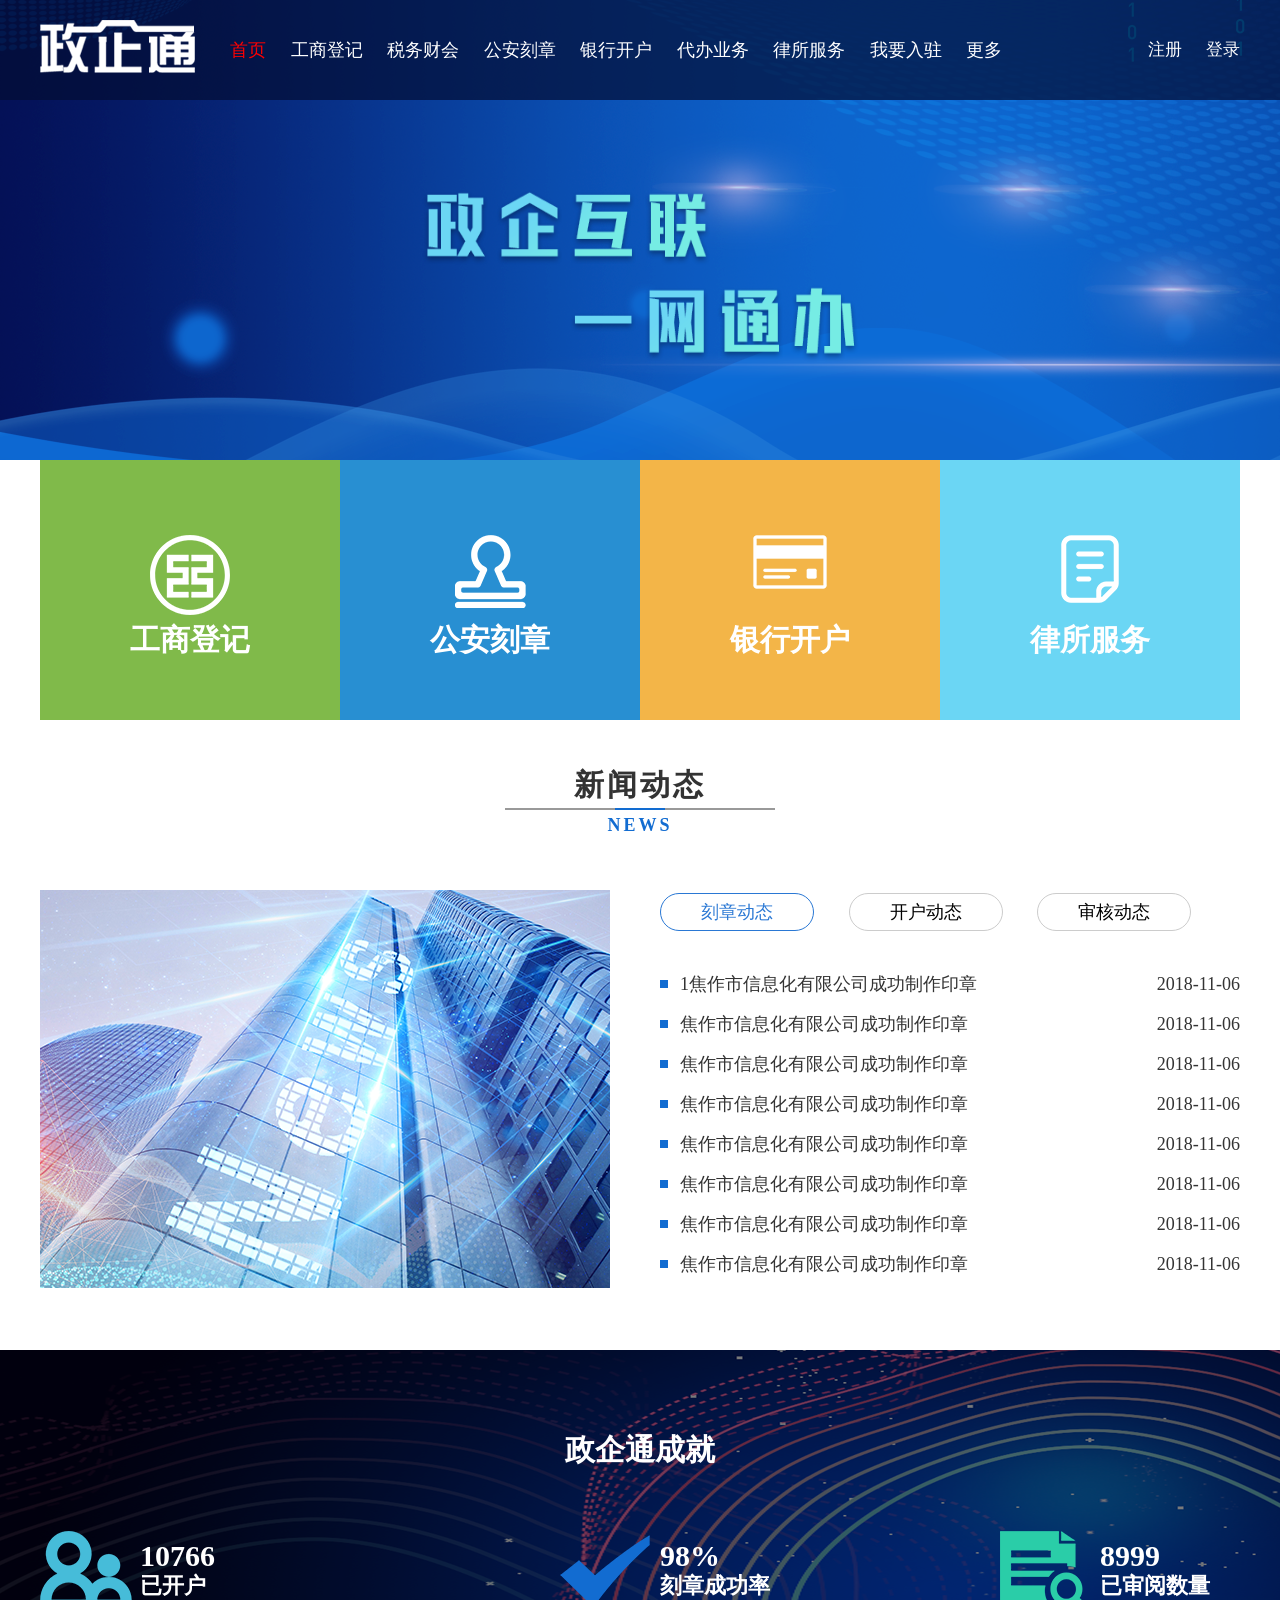
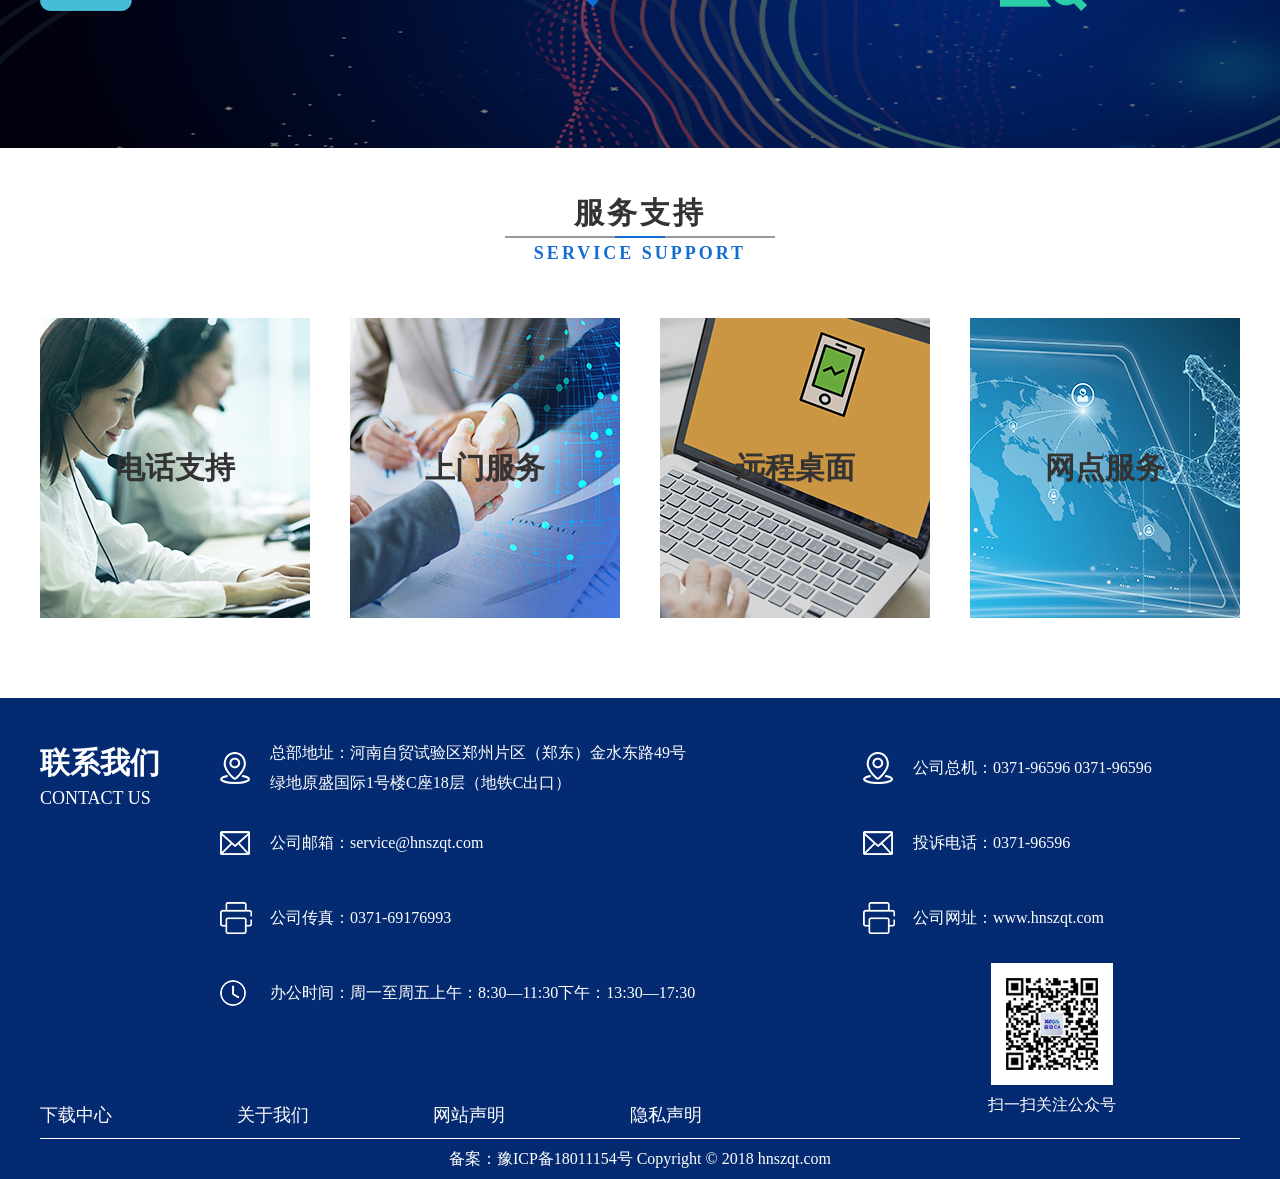
<file: index.html>
<!DOCTYPE html>
<html lang="en">
<head>
    <meta charset="UTF-8">
    <meta name="viewport" content="width=device-width, initial-scale=1.0">
    <meta http-equiv="X-UA-Compatible" content="ie=edge">
    <title>政企通服务平台</title>
    <!-- Demo styles -->
    <link rel="stylesheet" href="css/index_text.css">
    <link rel="stylesheet" href="css/headBottom.css">
    <script src="js/jquery-1.8.0.min.js"></script>
    <!--[if IE]>
        <script src="js/html5shiv.min.js"></script>
    <![endif]-->
    <!--[if lte IE 9]>  
     <script src="js/jquery.placeholder.js"></script>  
     <script>  
        $(function(){  
            $('input[placeholder]').placeholder();  
        });  
     </script>  
    <![endif]--> 
</head>
<body>  
    <div id="box">
        <nav>
            <div class="nav_top">
                <div class="logo">
                    <a href="html/index.html"></a>
                </div>
                <ul class="nav_title">
                    <li class="choiseTit"><a href="html/index.html">首页</a></li>
                    <li><a href="html/business.html">工商登记</a></li>
                    <li><a href="html/tax.html">税务财会</a></li>
                    <li><a href="html/engravedChapter.html">公安刻章</a></li>
                    <li><a href="html/BankAccount.html">银行开户</a></li>
                    <li><a href="html/agencyService.html">代办业务</a></li>
                    <li><a href="html/lawyersAffairs.html">律所服务</a></li>
                    <li><a href="html/admission.html">我要入驻</a></li>
                    <li><a href="html/more.html">更多</a></li>
                </ul>
                <div class="signIn">
                    <span>注册</span>
                    <span id="aaa">登录</span>
                </div>
            </div>
        </nav>
        <div class="back_head">
            <img src="img/x3.png" alt="">
        </div>
        <div class="header_tit">
            <a href="html/business.html" class="gs_register">工商登记</a>
            <a href="html/engravedChapter.html" class="kz_public">公安刻章</a>
            <a href="html/BankAccount.html" class="ku_bank">银行开户</a>
            <a href="html/lawyersAffairs.html" class="tax_account">律所服务</a>
        </div>
        <div id="news">
            <p>新闻动态</p>
            <p>NEWS</p>
            <div class="news_main">
                <img src="img/x9.png" alt="">
                <div class="news_right">
                    <div class="news_tip">
                        <span class="select">刻章动态</span>
                        <span>开户动态</span>
                        <span>审核动态</span>
                    </div>
                    <ul class="newsmain" id="newsShow">
                        <li>
                            <a href="#">
                                <span>1焦作市信息化有限公司成功制作印章</span>
                                <span>2018-11-06</span>
                            </a>
                        </li>
                        <li>
                            <a href="#">
                                <span>焦作市信息化有限公司成功制作印章</span>
                                <span>2018-11-06</span>
                            </a>
                        </li>
                        <li>
                            <a href="#">
                                <span>焦作市信息化有限公司成功制作印章</span>
                                <span>2018-11-06</span>
                            </a>
                        </li>
                        <li>
                            <a href="#">
                                <span>焦作市信息化有限公司成功制作印章</span>
                                <span>2018-11-06</span>
                            </a>
                        </li>
                        <li>
                            <a href="#">
                                <span>焦作市信息化有限公司成功制作印章</span>
                                <span>2018-11-06</span>
                            </a>
                        </li>
                        <li>
                            <a href="#">
                                <span>焦作市信息化有限公司成功制作印章</span>
                                <span>2018-11-06</span>
                            </a>
                        </li>
                        <li>
                            <a href="#">
                                <span>焦作市信息化有限公司成功制作印章</span>
                                <span>2018-11-06</span>
                            </a>
                        </li>
                        <li>
                            <a href="#">
                                <span>焦作市信息化有限公司成功制作印章</span>
                                <span>2018-11-06</span>
                            </a>
                        </li>
                    </ul>
                    <ul class="newsmain">
                        <li>
                            <a href="#">
                                <span>2焦作市信息化有限公司成功制作印章</span>
                                <span>2018-11-06</span>
                            </a>
                        </li>
                        <li>
                            <a href="#">
                                <span>焦作市信息化有限公司成功制作印章</span>
                                <span>2018-11-06</span>
                            </a>
                        </li>
                        <li>
                            <a href="#">
                                <span>焦作市信息化有限公司成功制作印章</span>
                                <span>2018-11-06</span>
                            </a>
                        </li>
                        <li>
                            <a href="#">
                                <span>焦作市信息化有限公司成功制作印章</span>
                                <span>2018-11-06</span>
                            </a>
                        </li>
                        <li>
                            <a href="#">
                                <span>焦作市信息化有限公司成功制作印章</span>
                                <span>2018-11-06</span>
                            </a>
                        </li>
                        <li>
                            <a href="#">
                                <span>焦作市信息化有限公司成功制作印章</span>
                                <span>2018-11-06</span>
                            </a>
                        </li>
                        <li>
                            <a href="#">
                                <span>焦作市信息化有限公司成功制作印章</span>
                                <span>2018-11-06</span>
                            </a>
                        </li>
                        <li>
                            <a href="#">
                                <span>焦作市信息化有限公司成功制作印章</span>
                                <span>2018-11-06</span>
                            </a>
                        </li>
                    </ul>
                    <ul class="newsmain">
                        <li>
                            <a href="#">
                                <span>3焦作市信息化有限公司成功制作印章</span>
                                <span>2018-11-06</span>
                            </a>
                        </li>
                        <li>
                            <a href="#">
                                <span>焦作市信息化有限公司成功制作印章</span>
                                <span>2018-11-06</span>
                            </a>
                        </li>
                        <li>
                            <a href="#">
                                <span>焦作市信息化有限公司成功制作印章</span>
                                <span>2018-11-06</span>
                            </a>
                        </li>
                        <li>
                            <a href="#">
                                <span>焦作市信息化有限公司成功制作印章</span>
                                <span>2018-11-06</span>
                            </a>
                        </li>
                        <li>
                            <a href="#">
                                <span>焦作市信息化有限公司成功制作印章</span>
                                <span>2018-11-06</span>
                            </a>
                        </li>
                        <li>
                            <a href="#">
                                <span>焦作市信息化有限公司成功制作印章</span>
                                <span>2018-11-06</span>
                            </a>
                        </li>
                        <li>
                            <a href="#">
                                <span>焦作市信息化有限公司成功制作印章</span>
                                <span>2018-11-06</span>
                            </a>
                        </li>
                        <li>
                            <a href="#">
                                <span>焦作市信息化有限公司成功制作印章</span>
                                <span>2018-11-06</span>
                            </a>
                        </li>
                    </ul>
                </div>
            </div>
        </div>
        <section class="achieve">
            <div class="ach_back">
                <p>政企通成就</p>
                <ul>
                    <li><span>10766</span></br><span>已开户</span></li>
                    <li><span>98%</span></br><span>刻章成功率</span></li>
                    <li><span>8999</span></br><span>已审阅数量</span></li>
                </ul>
            </div>
        </section>
        <section id="service">
            <p>服务支持</p>
            <p>SERVICE SUPPORT</p>
            <div class="servic_tit">
                <a href="#" class="law">电话支持</a>
                <a href="#" class="agency">上门服务</a>
                <a href="#" class="bidding">远程桌面</a>
                <a href="#" class="archives">网点服务</a>
            </div>
        </section>
    <!-- footer -->
        <section id="bottom">
            <div class="footer">
                <div class="footer_main">
                    <div class="footer_left">
                        <div class="left_top">
                            <div class="footer_title">
                                <span>联系我们</span></br><span>CONTACT US</span>
                            </div>
                            <ul>
                                <li>总部地址：河南自贸试验区郑州片区（郑东）金水东路49号</br>绿地原盛国际1号楼C座18层（地铁C出口）</li>
                                <li>公司邮箱：service@hnszqt.com</li>
                                <li>公司传真：0371-69176993</li>
                                <li>办公时间：周一至周五上午：8:30—11:30下午：13:30—17:30</li>
                            </ul>
                        </div>
                        <div class="footer_lx">
                            <a href="html/download.html">下载中心</a>
                            <a href="html/aboutUs.html">关于我们</a>
                            <a href="html/webStatement.html">网站声明</a>
                            <a href="html/privacy.html">隐私声明</a>
                        </div>
                    </div>
                    <div class="footer_right">
                        <ul>
                            <li>公司总机：0371-96596 0371-96596</li>
                            <li>投诉电话：0371-96596</li>
                            <li>公司网址：www.hnszqt.com</li>
                        </ul>
                        <div class="wxImg"><img src="img/weixin.png" alt=""></div>
                        <p>扫一扫关注公众号</p>
                    </div>
                </div>
                <p class="footer_bot">
                    <span>备案：豫ICP备18011154号</span>
                    <span>Copyright © 2018 hnszqt.com</span>
                </p>
            </div>
        </section>
    </div>
<!-- sign——up -->
    <!-- 密码登录 -->
    <div id="HBox" class="signUp">
        <div class="qr_code" id="qr_password"><img src="img/pic10.png" alt="扫码登陆" title="扫码登陆"></div>
        <p class="sign_title sign_in">
            <span class="pass_sign">密码登录</span>
            <span class="ukey_sign">Ukey登录</span>
        </p>
        <form action="#" method="post" id="passIn" class="pass_sign_in">
            <ul>
                <li class="name">
                    <input type="text" placeholder="请输入您的用户名">
                </li>
                <li class="password">
                    <input type="password" placeholder="请输入您的密码">
                </li>
                <li class="li_in">
                    <a href="html/logo_v2.html" target="_blank">免费注册</a>
                    <a href="html/logo_v3.html" target="_blank">忘记密码</a>
                </li>
                <li>
                    <input type="button" value="登录" class="btn">
                </li>
            </ul>
        </form>
    <!-- Ukey_sign_in -->
        <div class="ukey_sign_in">
            <button class="ukey">Ukey登录</button>
            <button class="updown">小精灵下载</button>
        </div>
    </div>
<!--Ukey_sign_in  -->
    <div class="signUp show_ukey">
        <p class="sign_title sign_in">
            <span class="pass_sign">密码登录</span>
            <span class="ukey_sign">Ukey登录</span>
        </p>
        <div class="binding">您还没有绑定手机号，请<span class="binding_num">绑定</span>!</div>
    </div>
<!--Ukey_sign_in  -->
    <div class="signUp message">
        <p class="sign_title ">完善信息</p>
        <ul>
            <li><input type="text" value="" placeholder="请输入您的用户名"></li>
            <li><input type="text" value="" placeholder="请输入您的手机号"></li>
            <li class="num_code">
                <input class="val" type="button" value="获取验证码" onclick="clickButton(this)">
                <input type="text" placeholder="请输入验证码" class="textMember">
            </li>  
        </ul>
        <input type="button" value="绑定" class="phone_bd">
    </div>
<!-- number -->
    <div class="signUp phone">
        <p class="sign_title ">选择用户</p>
        <div class="phone_num">
            <ul>
                <li>15826485986</li>
                <li>15826485986</li>
                <li>15826485986</li>
                <li>15826485986</li>
                <li>15826485986</li>
                <li>15826485986</li>
                <li>15826485986</li>  
            </ul> 
        </div>    
    </div>
 <!-- 扫码登录 -->
    <div id="scan" class="signUp">
        <div class="qr_code" id="qr_code"><img src="img/pic17.png" alt="密码登录" title="密码登录"></div>
        <p class="scan_title">扫码登录</p>
        <div class="scancode">
            <img src="img/registered.png" alt="扫码登录" title="扫码登录">
            <p>请打开客户端"扫一扫"</p>
        </div>
        <div class="registered">还没有账号？<a href="html/logo_v2.html" target="_blank">立即注册！</a></div> 
    </div>
    <div id="col"></div>
</body>
<script type="text/javascript" src="js/byClass.js"></script>
<script type="text/javascript" src="js/index_text.js"></script>
</html>
</file>
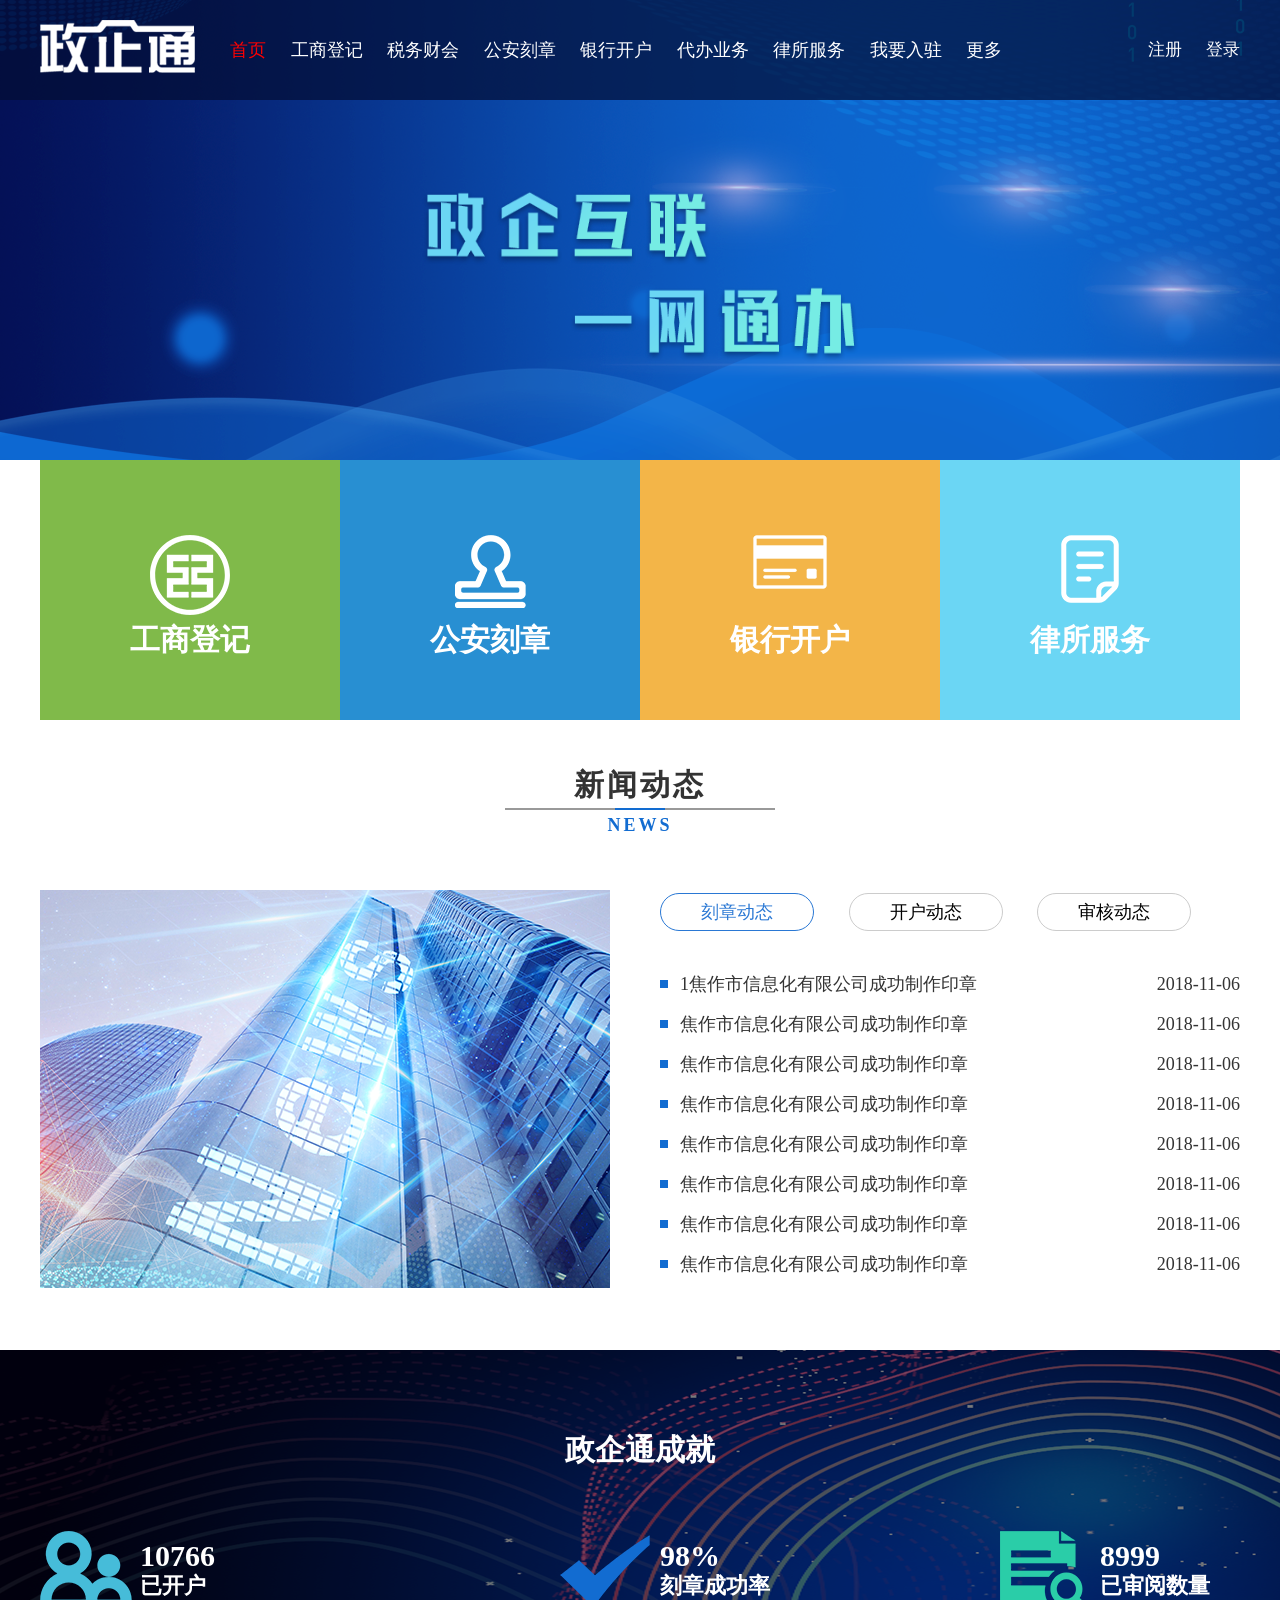
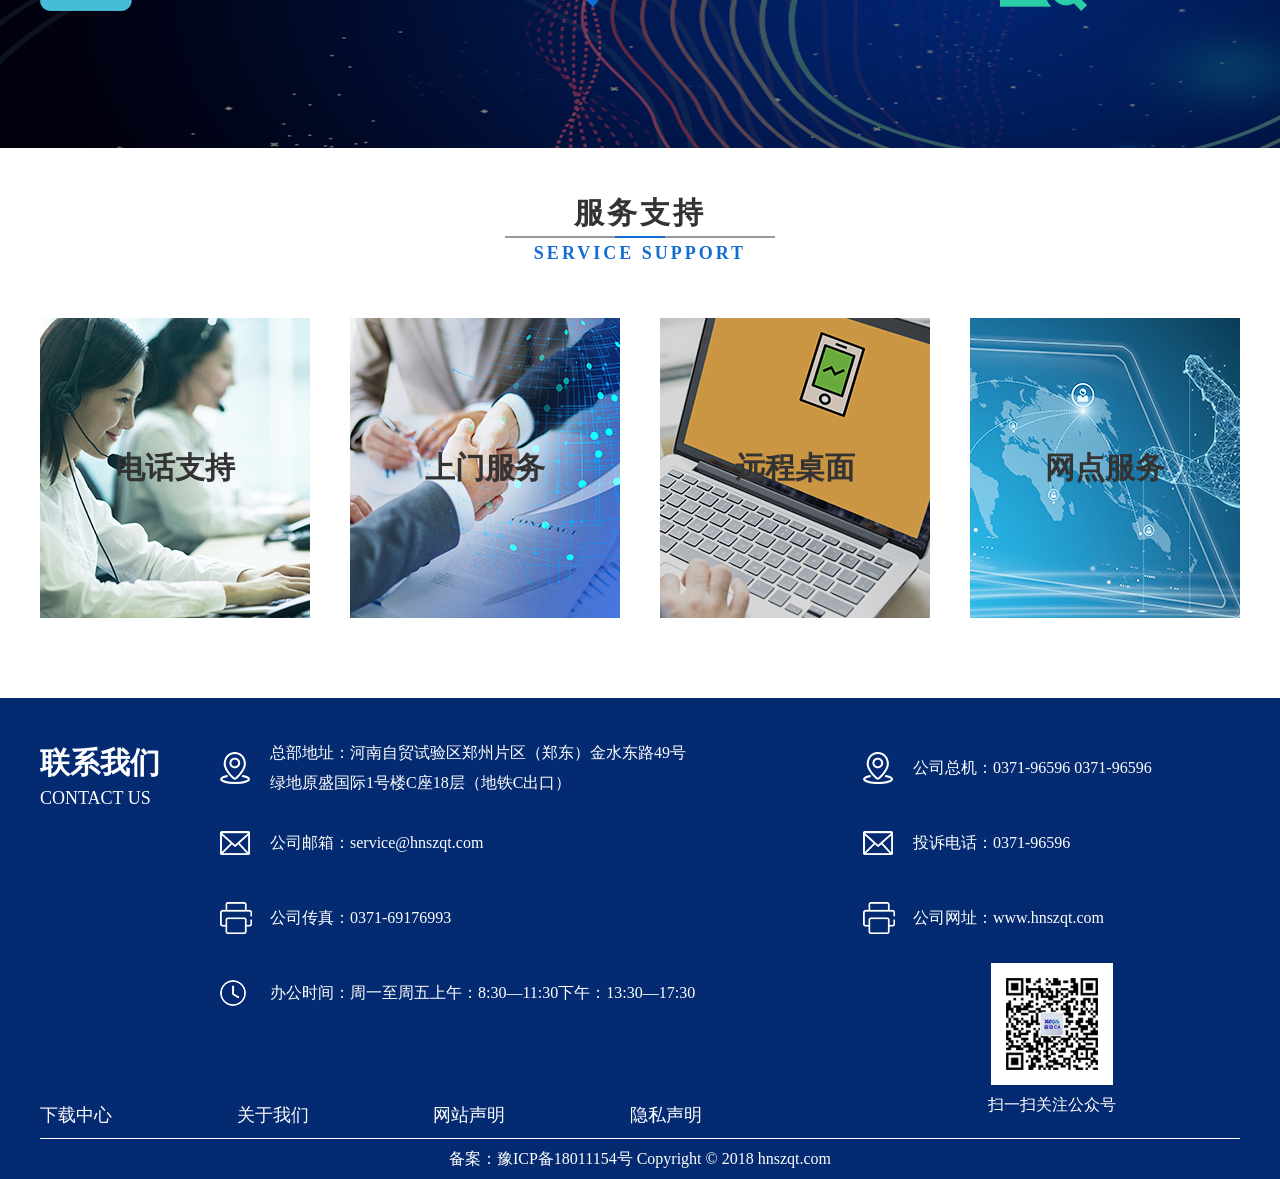
<file: html/index.html>
<!DOCTYPE html>
<html lang="en">
<head>
    <meta charset="UTF-8">
    <meta name="viewport" content="width=device-width, initial-scale=1.0">
    <meta http-equiv="X-UA-Compatible" content="ie=edge">
    <title>政企通服务平台</title>
    <!-- Demo styles -->
    <link rel="stylesheet" href="../css/index_text.css">
    <link rel="stylesheet" href="../css/headBottom.css">
    <script src="../js/jquery-1.8.0.min.js"></script>
    <!--[if IE]>
        <script src="../js/html5shiv.min.js"></script>
    <![endif]-->
    <!--[if lte IE 9]>  
     <script src="../js/jquery.placeholder.js"></script>  
     <script>  
        $(function(){  
            $('input[placeholder]').placeholder();  
        });  
     </script>  
    <![endif]--> 
</head>
<body>  
    <div id="box">
        <nav>
            <div class="nav_top">
                <div class="logo">
                    <a href="../html/index.html"></a>
                </div>
                <ul class="nav_title">
                    <li class="choiseTit"><a href="../html/index.html">首页</a></li>
                    <li><a href="../html/business.html">工商登记</a></li>
                    <li><a href="../html/tax.html">税务财会</a></li>
                    <li><a href="../html/engravedChapter.html">公安刻章</a></li>
                    <li><a href="../html/BankAccount.html">银行开户</a></li>
                    <li><a href="../html/agencyService.html">代办业务</a></li>
                    <li><a href="../html/lawyersAffairs.html">律所服务</a></li>
                    <li><a href="../html/admission.html">我要入驻</a></li>
                    <li><a href="../html/more.html">更多</a></li>
                </ul>
                <div class="signIn">
                    <span>注册</span>
                    <span id="aaa">登录</span>
                </div>
            </div>
        </nav>
        <div class="back_head">
            <img src="../img/x3.png" alt="">
        </div>
        <div class="header_tit">
            <a href="../html/business.html" class="gs_register">工商登记</a>
            <a href="../html/engravedChapter.html" class="kz_public">公安刻章</a>
            <a href="../html/BankAccount.html" class="ku_bank">银行开户</a>
            <a href="../html/lawyersAffairs.html" class="tax_account">律所服务</a>
        </div>
        <div id="news">
            <p>新闻动态</p>
            <p>NEWS</p>
            <div class="news_main">
                <img src="../img/x9.png" alt="">
                <div class="news_right">
                    <div class="news_tip">
                        <span class="select">刻章动态</span>
                        <span>开户动态</span>
                        <span>审核动态</span>
                    </div>
                    <ul class="newsmain" id="newsShow">
                        <li>
                            <a href="#">
                                <span>1焦作市信息化有限公司成功制作印章</span>
                                <span>2018-11-06</span>
                            </a>
                        </li>
                        <li>
                            <a href="#">
                                <span>焦作市信息化有限公司成功制作印章</span>
                                <span>2018-11-06</span>
                            </a>
                        </li>
                        <li>
                            <a href="#">
                                <span>焦作市信息化有限公司成功制作印章</span>
                                <span>2018-11-06</span>
                            </a>
                        </li>
                        <li>
                            <a href="#">
                                <span>焦作市信息化有限公司成功制作印章</span>
                                <span>2018-11-06</span>
                            </a>
                        </li>
                        <li>
                            <a href="#">
                                <span>焦作市信息化有限公司成功制作印章</span>
                                <span>2018-11-06</span>
                            </a>
                        </li>
                        <li>
                            <a href="#">
                                <span>焦作市信息化有限公司成功制作印章</span>
                                <span>2018-11-06</span>
                            </a>
                        </li>
                        <li>
                            <a href="#">
                                <span>焦作市信息化有限公司成功制作印章</span>
                                <span>2018-11-06</span>
                            </a>
                        </li>
                        <li>
                            <a href="#">
                                <span>焦作市信息化有限公司成功制作印章</span>
                                <span>2018-11-06</span>
                            </a>
                        </li>
                    </ul>
                    <ul class="newsmain">
                        <li>
                            <a href="#">
                                <span>2焦作市信息化有限公司成功制作印章</span>
                                <span>2018-11-06</span>
                            </a>
                        </li>
                        <li>
                            <a href="#">
                                <span>焦作市信息化有限公司成功制作印章</span>
                                <span>2018-11-06</span>
                            </a>
                        </li>
                        <li>
                            <a href="#">
                                <span>焦作市信息化有限公司成功制作印章</span>
                                <span>2018-11-06</span>
                            </a>
                        </li>
                        <li>
                            <a href="#">
                                <span>焦作市信息化有限公司成功制作印章</span>
                                <span>2018-11-06</span>
                            </a>
                        </li>
                        <li>
                            <a href="#">
                                <span>焦作市信息化有限公司成功制作印章</span>
                                <span>2018-11-06</span>
                            </a>
                        </li>
                        <li>
                            <a href="#">
                                <span>焦作市信息化有限公司成功制作印章</span>
                                <span>2018-11-06</span>
                            </a>
                        </li>
                        <li>
                            <a href="#">
                                <span>焦作市信息化有限公司成功制作印章</span>
                                <span>2018-11-06</span>
                            </a>
                        </li>
                        <li>
                            <a href="#">
                                <span>焦作市信息化有限公司成功制作印章</span>
                                <span>2018-11-06</span>
                            </a>
                        </li>
                    </ul>
                    <ul class="newsmain">
                        <li>
                            <a href="#">
                                <span>3焦作市信息化有限公司成功制作印章</span>
                                <span>2018-11-06</span>
                            </a>
                        </li>
                        <li>
                            <a href="#">
                                <span>焦作市信息化有限公司成功制作印章</span>
                                <span>2018-11-06</span>
                            </a>
                        </li>
                        <li>
                            <a href="#">
                                <span>焦作市信息化有限公司成功制作印章</span>
                                <span>2018-11-06</span>
                            </a>
                        </li>
                        <li>
                            <a href="#">
                                <span>焦作市信息化有限公司成功制作印章</span>
                                <span>2018-11-06</span>
                            </a>
                        </li>
                        <li>
                            <a href="#">
                                <span>焦作市信息化有限公司成功制作印章</span>
                                <span>2018-11-06</span>
                            </a>
                        </li>
                        <li>
                            <a href="#">
                                <span>焦作市信息化有限公司成功制作印章</span>
                                <span>2018-11-06</span>
                            </a>
                        </li>
                        <li>
                            <a href="#">
                                <span>焦作市信息化有限公司成功制作印章</span>
                                <span>2018-11-06</span>
                            </a>
                        </li>
                        <li>
                            <a href="#">
                                <span>焦作市信息化有限公司成功制作印章</span>
                                <span>2018-11-06</span>
                            </a>
                        </li>
                    </ul>
                </div>
            </div>
        </div>
        <section class="achieve">
            <div class="ach_back">
                <p>政企通成就</p>
                <ul>
                    <li><span>10766</span></br><span>已开户</span></li>
                    <li><span>98%</span></br><span>刻章成功率</span></li>
                    <li><span>8999</span></br><span>已审阅数量</span></li>
                </ul>
            </div>
        </section>
        <section id="service">
            <p>服务支持</p>
            <p>SERVICE SUPPORT</p>
            <div class="servic_tit">
                <a href="#" class="law">电话支持</a>
                <a href="#" class="agency">上门服务</a>
                <a href="#" class="bidding">远程桌面</a>
                <a href="#" class="archives">网点服务</a>
            </div>
        </section>
    <!-- footer -->
        <section id="bottom">
            <div class="footer">
                <div class="footer_main">
                    <div class="footer_left">
                        <div class="left_top">
                            <div class="footer_title">
                                <span>联系我们</span></br><span>CONTACT US</span>
                            </div>
                            <ul>
                                <li>总部地址：河南自贸试验区郑州片区（郑东）金水东路49号</br>绿地原盛国际1号楼C座18层（地铁C出口）</li>
                                <li>公司邮箱：service@hnszqt.com</li>
                                <li>公司传真：0371-69176993</li>
                                <li>办公时间：周一至周五上午：8:30—11:30下午：13:30—17:30</li>
                            </ul>
                        </div>
                        <div class="footer_lx">
                            <a href="../html/download.html">下载中心</a>
                            <a href="../html/aboutUs.html">关于我们</a>
                            <a href="../html/webStatement.html">网站声明</a>
                            <a href="../html/privacy.html">隐私声明</a>
                        </div>
                    </div>
                    <div class="footer_right">
                        <ul>
                            <li>公司总机：0371-96596 0371-96596</li>
                            <li>投诉电话：0371-96596</li>
                            <li>公司网址：www.hnszqt.com</li>
                        </ul>
                        <div class="wxImg"><img src="../img/weixin.png" alt=""></div>
                        <p>扫一扫关注公众号</p>
                    </div>
                </div>
                <p class="footer_bot">
                    <span>备案：豫ICP备18011154号</span>
                    <span>Copyright © 2018 hnszqt.com</span>
                </p>
            </div>
        </section>
    </div>
<!-- sign——up -->
    <!-- 密码登录 -->
    <div id="HBox" class="signUp">
        <div class="qr_code" id="qr_password"><img src="../img/pic10.png" alt="扫码登陆" title="扫码登陆"></div>
        <p class="sign_title sign_in">
            <span class="pass_sign">密码登录</span>
            <span class="ukey_sign">Ukey登录</span>
        </p>
        <form action="#" method="post" id="passIn" class="pass_sign_in">
            <ul>
                <li class="name">
                    <input type="text" placeholder="请输入您的用户名">
                </li>
                <li class="password">
                    <input type="password" placeholder="请输入您的密码">
                </li>
                <li class="li_in">
                    <a href="../html/logo_v2.html" target="_blank">免费注册</a>
                    <a href="../html/logo_v3.html" target="_blank">忘记密码</a>
                </li>
                <li>
                    <input type="button" value="登录" class="btn">
                </li>
            </ul>
        </form>
    <!-- Ukey_sign_in -->
        <div class="ukey_sign_in">
            <button class="ukey">Ukey登录</button>
            <button class="updown">小精灵下载</button>
        </div>
    </div>
<!--Ukey_sign_in  -->
    <div class="signUp show_ukey">
        <p class="sign_title sign_in">
            <span class="pass_sign">密码登录</span>
            <span class="ukey_sign">Ukey登录</span>
        </p>
        <div class="binding">您还没有绑定手机号，请<span class="binding_num">绑定</span>!</div>
    </div>
<!--Ukey_sign_in  -->
    <div class="signUp message">
        <p class="sign_title ">完善信息</p>
        <ul>
            <li><input type="text" value="" placeholder="请输入您的用户名"></li>
            <li><input type="text" value="" placeholder="请输入您的手机号"></li>
            <li class="num_code">
                <input class="val" type="button" value="获取验证码" onclick="clickButton(this)">
                <input type="text" placeholder="请输入验证码" class="textMember">
            </li>  
        </ul>
        <input type="button" value="绑定" class="phone_bd">
    </div>
<!-- number -->
    <div class="signUp phone">
        <p class="sign_title ">选择用户</p>
        <div class="phone_num">
            <ul>
                <li>15826485986</li>
                <li>15826485986</li>
                <li>15826485986</li>
                <li>15826485986</li>
                <li>15826485986</li>
                <li>15826485986</li>
                <li>15826485986</li>  
            </ul> 
        </div>    
    </div>
 <!-- 扫码登录 -->
    <div id="scan" class="signUp">
        <div class="qr_code" id="qr_code"><img src="../img/pic17.png" alt="密码登录" title="密码登录"></div>
        <p class="scan_title">扫码登录</p>
        <div class="scancode">
            <img src="../img/registered.png" alt="扫码登录" title="扫码登录">
            <p>请打开客户端"扫一扫"</p>
        </div>
        <div class="registered">还没有账号？<a href="../html/logo_v2.html" target="_blank">立即注册！</a></div> 
    </div>
    <div id="col"></div>
</body>
<script type="text/javascript" src="../js/byClass.js"></script>
<script type="text/javascript" src="../js/index_text.js"></script>
</html>
</file>
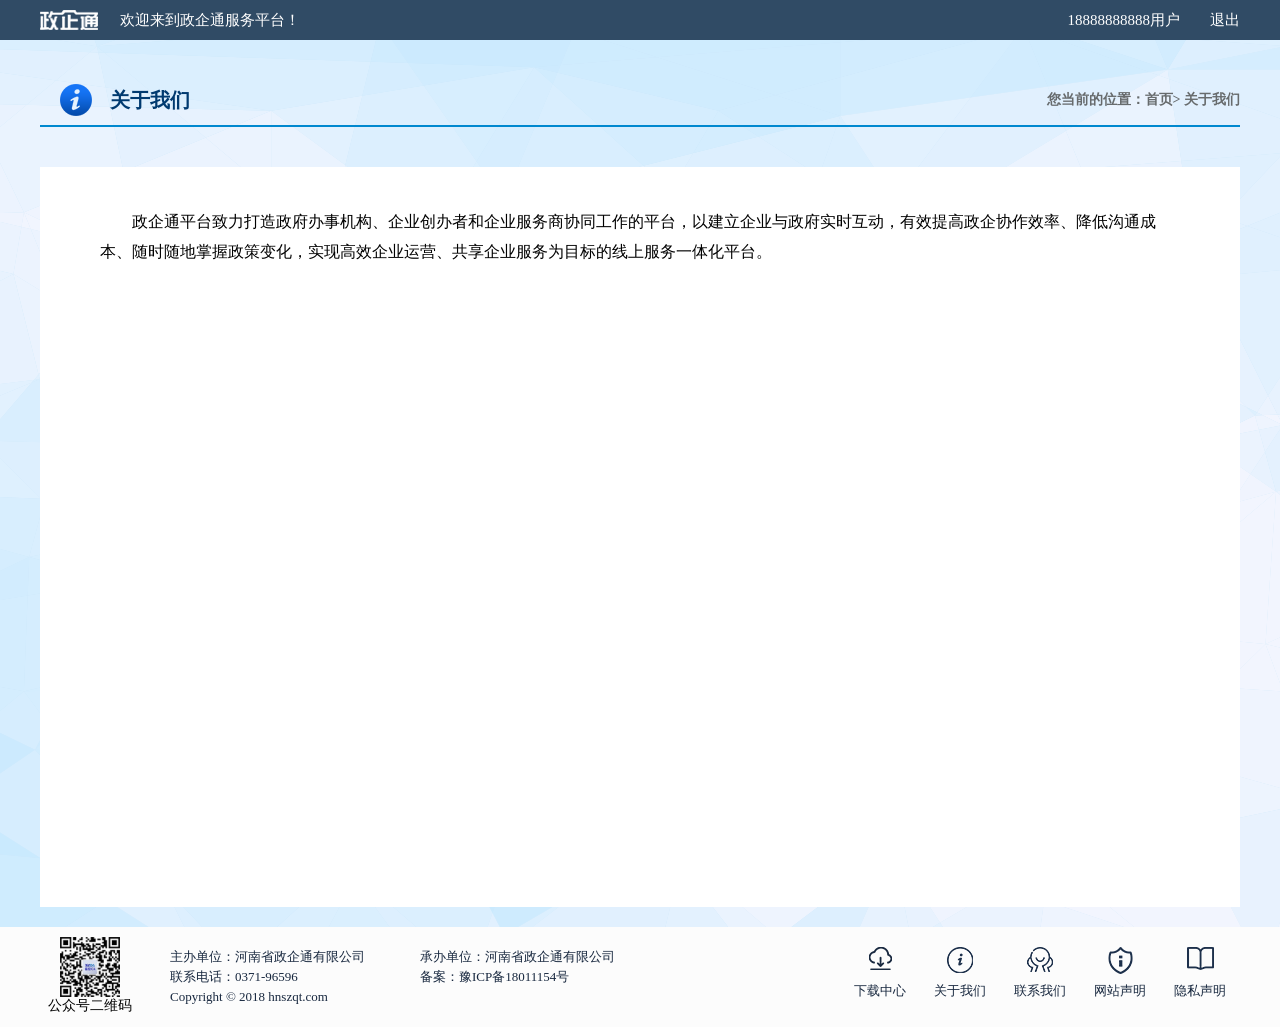
<file: html/aboutUs.html>
<!DOCTYPE html>
<html lang="en">
<head>
    <meta charset="UTF-8">
    <meta name="viewport" content="width=device-width, initial-scale=1.0">
    <meta http-equiv="X-UA-Compatible" content="ie=edge">
    <title>河南省政企通</title>
    <link rel="Shortcut Icon" href="../img/logo4.png"/>
    <link rel="stylesheet" href="../css/topfooter.css">
    <link rel="stylesheet" href="../css/contacts.css">
    <script src="../js/jquery-1.8.0.min.js"></script>
    <!--[if IE]>
        <script src="../js/html5shiv.min.js"></script>
    <![endif]-->
    <!--[if lte IE 9]>  
    <script src="../js/jquery.placeholder.js"></script>  
    <script>  
        $(function(){  
            $('input[placeholder]').placeholder();  
        });  
    </script>  
    <![endif]--> 
</head>
<body>
    <div id="box">
    <!-- nav -->
        <nav>
            <div class="title">
                <a href="../html/index.html">欢迎来到政企通服务平台！</a>
                <span class="btn_top">退出</span>
                <span>18888888888用户</span> 
            </div>
        </nav> 
    
        <!-- center -->
        <div class="center">
            <section>
                <p class="cen_title">关于我们<span>您当前的位置：<a href="../html/index.html">首页</a>&gt; 关于我们</span></p>
                <div class="inner">
                    <div class="artice article_p">
                        <p>政企通平台致力打造政府办事机构、企业创办者和企业服务商协同工作的平台，以建立企业与政府实时互动，有效提高政企协作效率、降低沟通成本、随时随地掌握政策变化，实现高效企业运营、共享企业服务为目标的线上服务一体化平台。</p>
                    </div>
                </div>
            </section>
        </div>
        <!-- footer -->
        <section class="footer">
            <div class="bottom">
                <div class="botImg">
                    <img src="../img/weixin.png" alt="">
                    <p>公众号二维码</p>
                </div>
                <div class="bottom_right">
                    <p><span>主办单位：河南省政企通有限公司</span><span>承办单位：河南省政企通有限公司</span></p>
                    <p><span>联系电话：0371-96596</span></span><span>备案：豫ICP备18011154号</span></p>
                    <p>Copyright © 2018 hnszqt.com</p>
                </div>
                <ul>
                    <li><a href="../html/download.html">下载中心</a></li>
                    <li><a href="../html/aboutUs.html">关于我们</a></li>
                    <li><a href="../html/contacts.html">联系我们</a></li>
                    <li><a href="../html/webStatement.html">网站声明</a></li>
                    <li><a href="../html/privacy.html">隐私声明</a></li>
                </ul>
            </div>
        </section> 
        <!-- footer  -->
    </div>
</body>
</html>
</file>
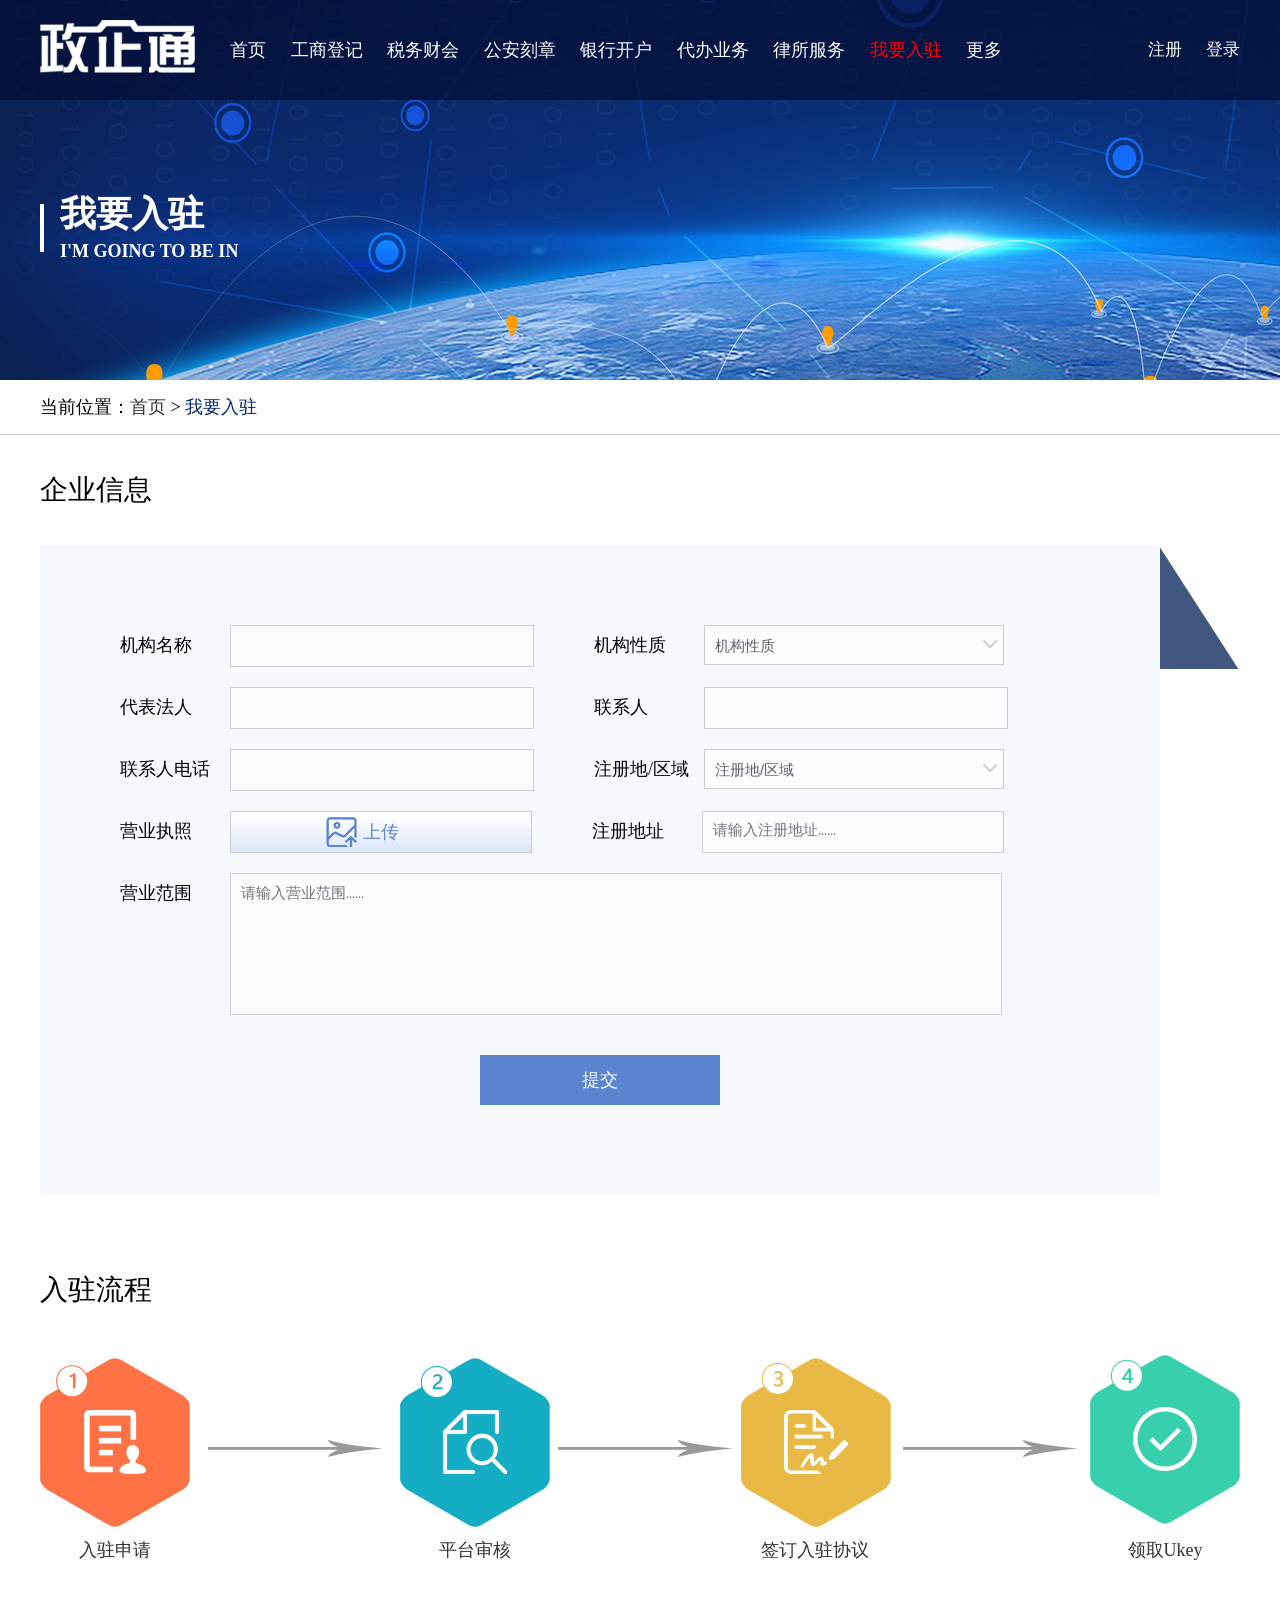
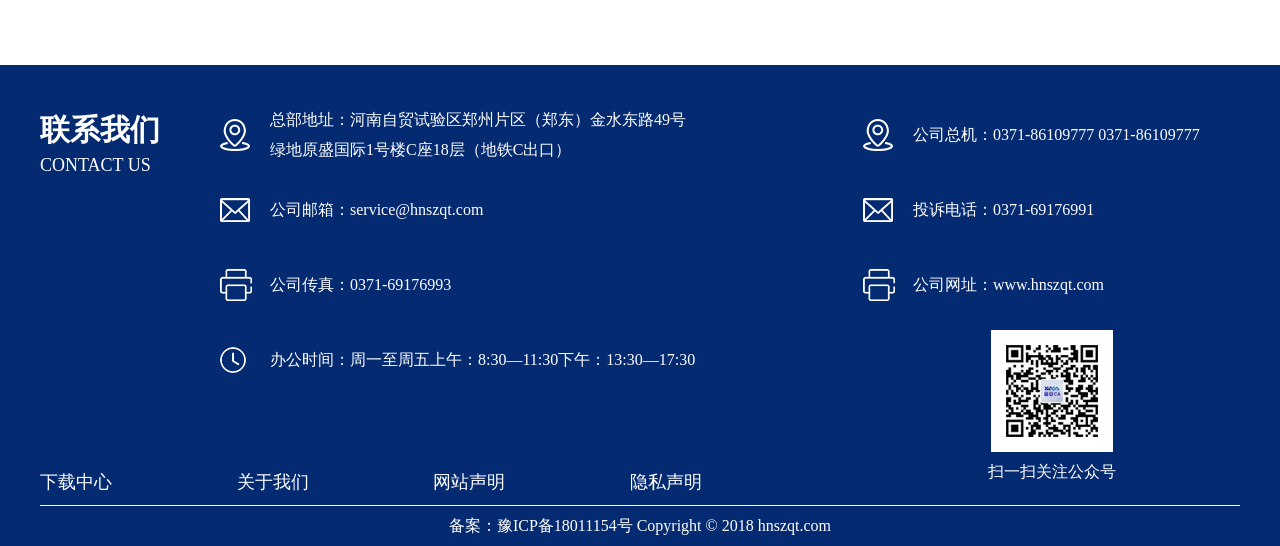
<file: html/admission.html>
<!DOCTYPE html>
<html lang="en">
<head>
    <meta charset="UTF-8">
    <meta name="viewport" content="width=device-width, initial-scale=1.0">
    <meta http-equiv="X-UA-Compatible" content="ie=edge">
    <title>Document</title>
    <link rel="stylesheet" href="../css/admission.css">
    <link rel="stylesheet" href="../css/headBottom.css">
    <script src="../js/jquery-1.8.0.min.js"></script>
    <!--[if IE]>
        <script src="../js/html5shiv.min.js"></script>
    <![endif]-->
    <!--[if lte IE 9]>  
     <script src="../js/jquery.placeholder.js"></script>  
     <script>  
        $(function(){  
            $('input[placeholder]').placeholder();  
        });  
     </script>  
    <![endif]--> 
</head>
<body>
    <div id="box">
        <nav>
            <div class="nav_top">
                <div class="logo">
                    <a href="../html/index.html"></a>
                </div>
                <ul class="nav_title">
                    <li><a href="../html/index.html">首页</a></li>
                    <li><a href="../html/business.html">工商登记</a></li>
                    <li><a href="../html/tax.html">税务财会</a></li>
                    <li><a href="../html/engravedChapter.html">公安刻章</a></li>
                    <li><a href="../html/BankAccount.html">银行开户</a></li>
                    <li><a href="../html/agencyService.html">代办业务</a></li>
                    <li><a href="../html/lawyersAffairs.html">律所服务</a></li>
                    <li class="choiseTit"><a href="../html/admission.html">我要入驻</a></li>
                    <li><a href="../html/PersonalCenter.html">更多</a></li>
                </ul>
                <div class="signIn">
                    <span>注册</span>
                    <span id="aaa">登录</span>
                </div>
            </div>
        </nav>
        <div class="back_head">
            <div class="bannerTit">
                <h1>我要入驻</h1>
                <h4>I'M GOING TO BE IN</h4>
            </div>
        </div>
        <div class="location">
            <p>
                当前位置：<a href="../html/index.html" class="locaAs">首页</a> &gt; <span style="color:#042b71;">我要入驻</span>
            </p>
        </div>
        <section id="center">
            <figcaption class="centerTitle">企业信息</figcaption>
            <figure class="inner">
                <div class="cenInner">
                    <ul>
                        <li>
                            <span>机构名称</span>
                            <input type="text" value="">
                        </li>
                        <li>
                            <span>机构性质</span>
                            <select name="" id="">
                                <option value="">机构性质</option>
                                <option value="">机构性质</option>
                                <option value="">机构性质</option>
                                <option value="">机构性质</option>
                            </select>
                        </li>
                    </ul>
                    <ul>
                        <li>
                            <span>代表法人</span>
                            <input type="text" value="">
                        </li>
                        <li>
                            <span>联系人</span>
                            <input type="text" value="">
                        </li>
                    </ul>
                    <ul>
                        <li>
                            <span>联系人电话</span>
                            <input type="text" value="">
                        </li>
                        <li>
                            <span>注册地/区域</span>
                            <select name="" id="">
                                <option value="">注册地/区域</option>
                                <option value="">注册地/区域</option>
                                <option value="">注册地/区域</option>
                                <option value="">注册地/区域</option>
                            </select>
                        </li>
                    </ul>
                    <ul>
                        <li>
                            <span>营业执照</span>
                            <div class="list" id="upload" onclick="$('#uploadImg').click();"><div class="listUp">上传</div></div>
                            <input type="file" value="" id="uploadImg" style="display:none;">
                        </li>
                        <li class="address">
                            <span>注册地址</span>
                            <textarea placeholder="请输入注册地址……"></textarea> 
                        </li>
                    </ul>
                    <ul>
                        <li>
                            <span>营业范围</span>
                            <textarea placeholder="请输入营业范围……" style="height:120px;"></textarea> 
                        </li>
                    </ul>
                    <input type="button" value="提交" class="btn">        
                </div>
            </figure>
            <figcaption class="centerTitle">入驻流程</figcaption>
            <figure class="enter">
                <span>入驻申请</span>
                <span>平台审核</span>
                <span>签订入驻协议</span>
                <span>领取Ukey</span>
            </figure>
        </section>
<!-- footer -->
        <section id="bottom">
            <div class="footer">
                <div class="footer_main">
                    <div class="footer_left">
                        <div class="left_top">
                            <div class="footer_title">
                                <span>联系我们</span></br><span>CONTACT US</span>
                            </div>
                            <ul>
                                <li>总部地址：河南自贸试验区郑州片区（郑东）金水东路49号</br>绿地原盛国际1号楼C座18层（地铁C出口）</li>
                                <li>公司邮箱：service@hnszqt.com</li>
                                <li>公司传真：0371-69176993</li>
                                <li>办公时间：周一至周五上午：8:30—11:30下午：13:30—17:30</li>
                            </ul>
                        </div>
                        <div class="footer_lx">
                            <a href="../html/download.html">下载中心</a>
                            <a href="../html/aboutUs.html">关于我们</a>
                            <a href="../html/webStatement.html">网站声明</a>
                            <a href="../html/privacy.html">隐私声明</a>
                        </div>
                    </div>
                    <div class="footer_right">
                        <ul>
                            <li>公司总机：0371-86109777 0371-86109777</li>
                            <li>投诉电话：0371-69176991</li>
                            <li>公司网址：www.hnszqt.com</li>
                        </ul>
                        <div class="wxImg"><img src="../img/weixin.png" alt=""></div>
                        <p>扫一扫关注公众号</p>
                    </div>
                </div>
                <p class="footer_bot">
                    <span>备案：豫ICP备18011154号</span>
                    <span>Copyright © 2018 hnszqt.com</span>
                </p>
            </div>
        </section>
    </div>
</body>
<script type="text/javascript" src="../js/admission.js"></script>
</html>
</file>
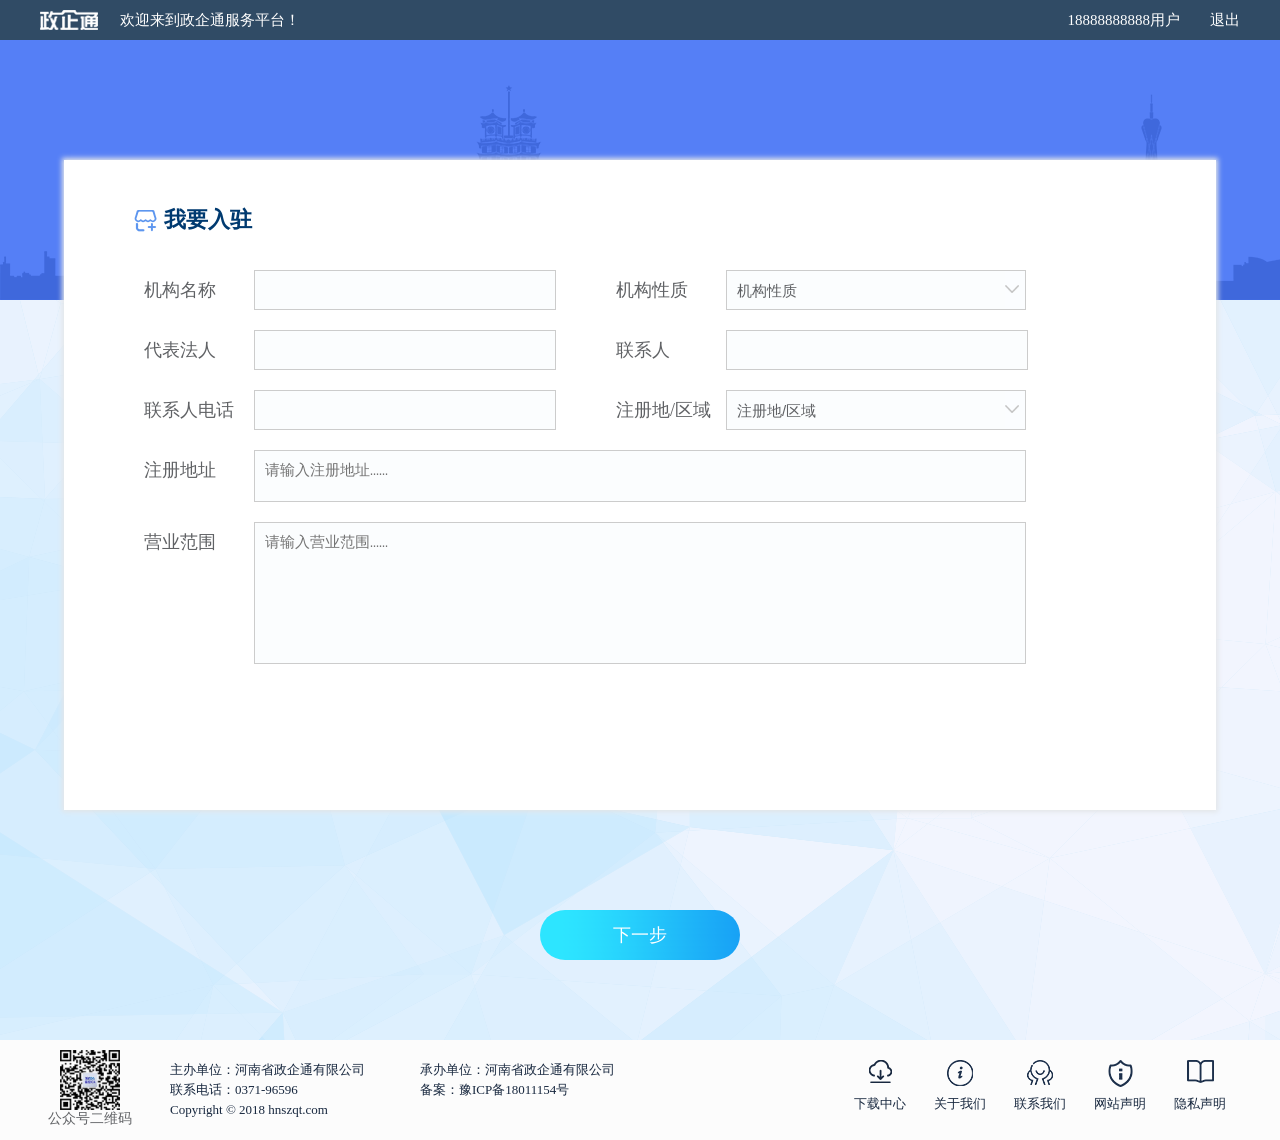
<file: html/admission1.html>
<!DOCTYPE html>
<html lang="en">
<head>
    <meta charset="UTF-8">
    <meta name="viewport" content="width=device-width, initial-scale=1.0">
    <meta http-equiv="X-UA-Compatible" content="ie=edge">
    <title>政企通服务平台</title>
    <link rel="Shortcut Icon" href="../img/logo4.png"/>
    <link rel="stylesheet" href="../css/topfooter.css">
    <link rel="stylesheet" href="../css/admission1.css">
    <script src="../js/jquery-1.8.0.min.js"></script>
    <!--[if IE]>
        <script src="../js/html5shiv.min.js"></script>
    <![endif]-->
    <!--[if lte IE 9]>
     <script src="../js/jquery.placeholder.js"></script>  
     <script>  
        $(function(){  
            $('input[placeholder]').placeholder();  
        });  
     </script>  
    <![endif]--> 
    
</head>
<body>
    <div id="box">
    <!-- nav -->
        <nav>
            <div class="title">
                <a href="../html/index.html">欢迎来到政企通服务平台！</a>
                <span class="btn_top">退出</span>
                <span>18888888888用户</span> 
            </div>
        </nav>
    <!-- center -->
        <section class="center">
            <div class="cen_top"></div>
            <div class="cen_in">
                <div class="inner">
                    <figcaption>我要入驻</figcaption>
                    <figure>
                        <ul>
                            <li>
                                <span>机构名称</span>
                                <input type="text" value="">
                            </li>
                            <li>
                                <span>机构性质</span>
                                <select name="" id="">
                                    <option value="">机构性质</option>
                                    <option value="">机构性质</option>
                                    <option value="">机构性质</option>
                                    <option value="">机构性质</option>
                                </select>
                            </li>
                        </ul>
                        <ul>
                            <li>
                                <span>代表法人</span>
                                <input type="text" value="">
                            </li>
                            <li>
                                <span>联系人</span>
                                <input type="text" value="">
                            </li>
                        </ul>
                        <ul>
                            <li>
                                <span>联系人电话</span>
                                <input type="text" value="">
                            </li>
                            <li>
                                <span>注册地/区域</span>
                                <select name="" id="">
                                    <option value="">注册地/区域</option>
                                    <option value="">注册地/区域</option>
                                    <option value="">注册地/区域</option>
                                    <option value="">注册地/区域</option>
                                </select>
                            </li>
                        </ul>
                        <ul>
                            <li>
                                <span>注册地址</span>
                                <textarea placeholder="请输入注册地址……"></textarea> 
                            </li>
                            <li>
                                <span>营业范围</span>
                                <textarea placeholder="请输入营业范围……" style="height:120px;"></textarea> 
                            </li>
                        </ul>
                    </figure>
                </div>
                <input type="button" value="下一步" class="next" id="next">
            </div>
        </section>
    <!-- footer -->
        <section class="footer">
            <div class="bottom">
                <div class="botImg">
                    <img src="../img/weixin.png" alt="">
                    <p>公众号二维码</p>
                </div>
                <div class="bottom_right">
                    <p><span>主办单位：河南省政企通有限公司</span><span>承办单位：河南省政企通有限公司</span></p>
                    <p><span>联系电话：0371-96596</span></span><span>备案：豫ICP备18011154号</span></p>
                    <p>Copyright © 2018 hnszqt.com</p>
                </div>
                <ul>
                    <li><a href="../html/download.html">下载中心</a></li>
                    <li><a href="../html/aboutUs.html">关于我们</a></li>
                    <li><a href="../html/contacts.html">联系我们</a></li>
                    <li><a href="../html/webStatement.html">网站声明</a></li>
                    <li><a href="../html/privacy.html">隐私声明</a></li>
                </ul>
            </div>
        </section>
    </div>
    <!-- main_end -->
</body>
<script>
    $("#next").click(function(){
	window.location.href="../html/enterSuccess.html";
})
</script>
</html>
</file>
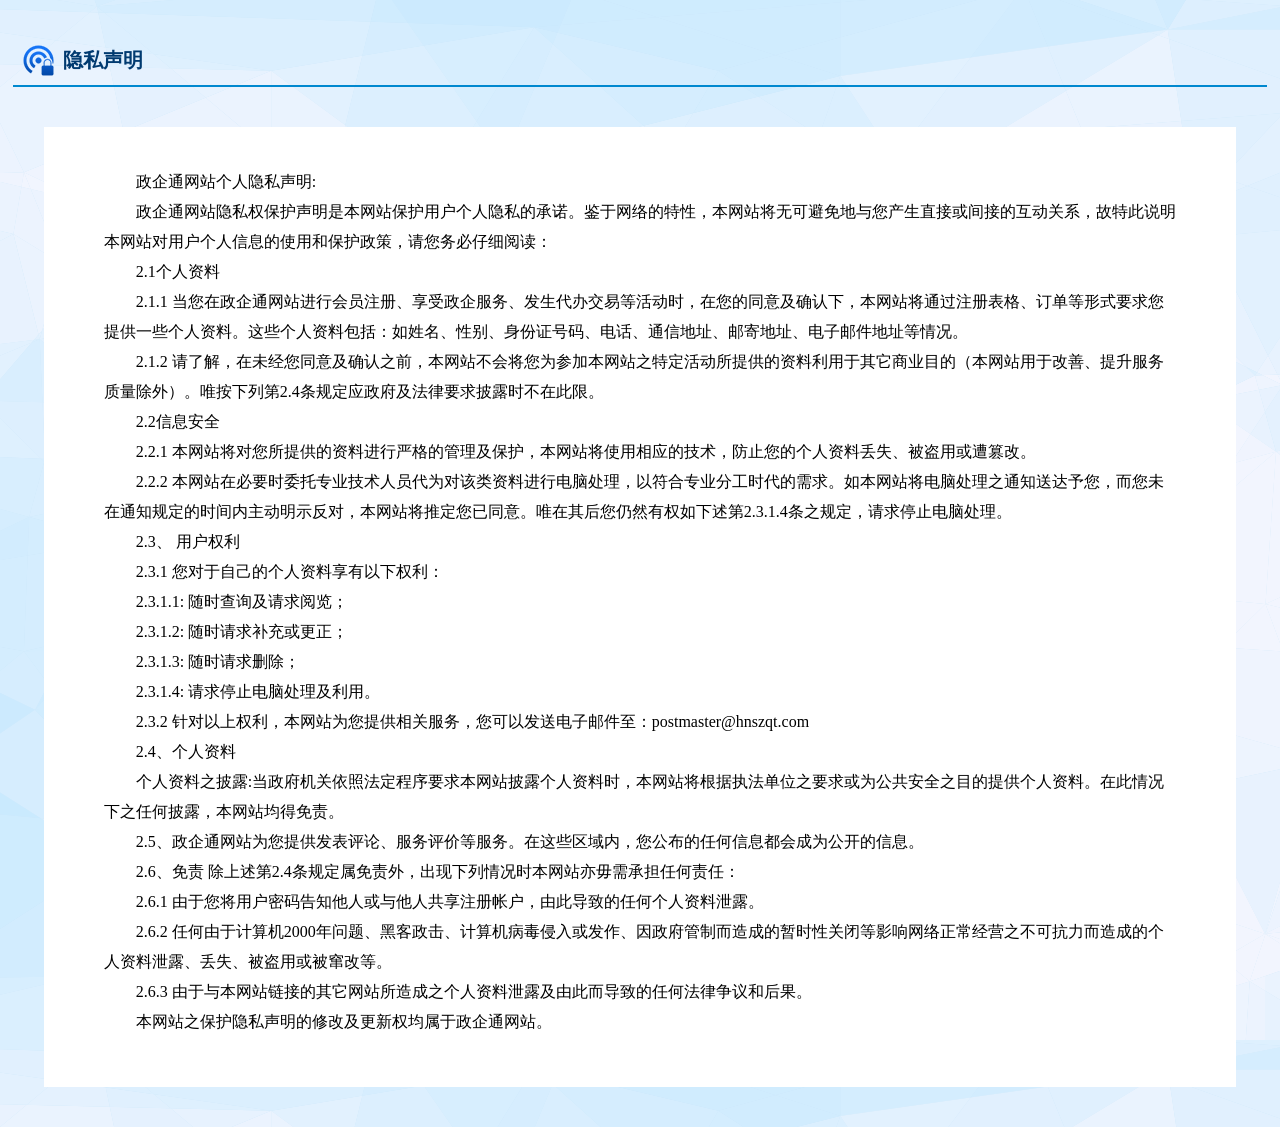
<file: html/app_privacy.html>
<!DOCTYPE html>
<html lang="en">
<head>
    <meta charset="UTF-8">
    <meta name="viewport" content="width=device-width, initial-scale=1.0">
    <meta http-equiv="X-UA-Compatible" content="ie=edge">
    <title>河南省政企通</title>
    <link rel="Shortcut Icon" href="../img/logo4.png"/>
    <link rel="stylesheet" href="../css/AppAboutUs.css">
</head>
<body>
    <div class="center">
        <section>
            <p class="cen_title privacy">隐私声明</p>
            <div class="inner">
                <div class="artice article_p">
                    <p>政企通网站个人隐私声明:</p>
                    <p>政企通网站隐私权保护声明是本网站保护用户个人隐私的承诺。鉴于网络的特性，本网站将无可避免地与您产生直接或间接的互动关系，故特此说明本网站对用户个人信息的使用和保护政策，请您务必仔细阅读：</p>
                    <p>2.1个人资料 </p>
                    <p>2.1.1 当您在政企通网站进行会员注册、享受政企服务、发生代办交易等活动时，在您的同意及确认下，本网站将通过注册表格、订单等形式要求您提供一些个人资料。这些个人资料包括：如姓名、性别、身份证号码、电话、通信地址、邮寄地址、电子邮件地址等情况。</p>
                    <p>2.1.2 请了解，在未经您同意及确认之前，本网站不会将您为参加本网站之特定活动所提供的资料利用于其它商业目的（本网站用于改善、提升服务质量除外）。唯按下列第2.4条规定应政府及法律要求披露时不在此限。</p> 
                    <p>2.2信息安全 </p>
                    <p>2.2.1 本网站将对您所提供的资料进行严格的管理及保护，本网站将使用相应的技术，防止您的个人资料丢失、被盗用或遭篡改。</p>
                    <p>2.2.2 本网站在必要时委托专业技术人员代为对该类资料进行电脑处理，以符合专业分工时代的需求。如本网站将电脑处理之通知送达予您，而您未在通知规定的时间内主动明示反对，本网站将推定您已同意。唯在其后您仍然有权如下述第2.3.1.4条之规定，请求停止电脑处理。</p>
                    <p>2.3、 用户权利</p> 
                    <p>2.3.1 您对于自己的个人资料享有以下权利：</p>
                    <p>2.3.1.1: 随时查询及请求阅览；</p>
                    <p>2.3.1.2: 随时请求补充或更正；</p> 
                    <p>2.3.1.3: 随时请求删除；</p> 
                    <p>2.3.1.4: 请求停止电脑处理及利用。</p>
                    <p>2.3.2 针对以上权利，本网站为您提供相关服务，您可以发送电子邮件至：postmaster@hnszqt.com </p>
                    <p>2.4、个人资料</p>
                    <p>个人资料之披露:当政府机关依照法定程序要求本网站披露个人资料时，本网站将根据执法单位之要求或为公共安全之目的提供个人资料。在此情况下之任何披露，本网站均得免责。</p>
                    <p>2.5、政企通网站为您提供发表评论、服务评价等服务。在这些区域内，您公布的任何信息都会成为公开的信息。</p>
                    <p>2.6、免责 除上述第2.4条规定属免责外，出现下列情况时本网站亦毋需承担任何责任：</p>
                    <p>2.6.1 由于您将用户密码告知他人或与他人共享注册帐户，由此导致的任何个人资料泄露。</p> 
                    <p>2.6.2 任何由于计算机2000年问题、黑客政击、计算机病毒侵入或发作、因政府管制而造成的暂时性关闭等影响网络正常经营之不可抗力而造成的个人资料泄露、丢失、被盗用或被窜改等。</p> 
                    <p>2.6.3 由于与本网站链接的其它网站所造成之个人资料泄露及由此而导致的任何法律争议和后果。</p> 
                    <p>本网站之保护隐私声明的修改及更新权均属于政企通网站。</p>
                </div>
            </div>
        </section>
    </div>
</body>
</html>
</file>
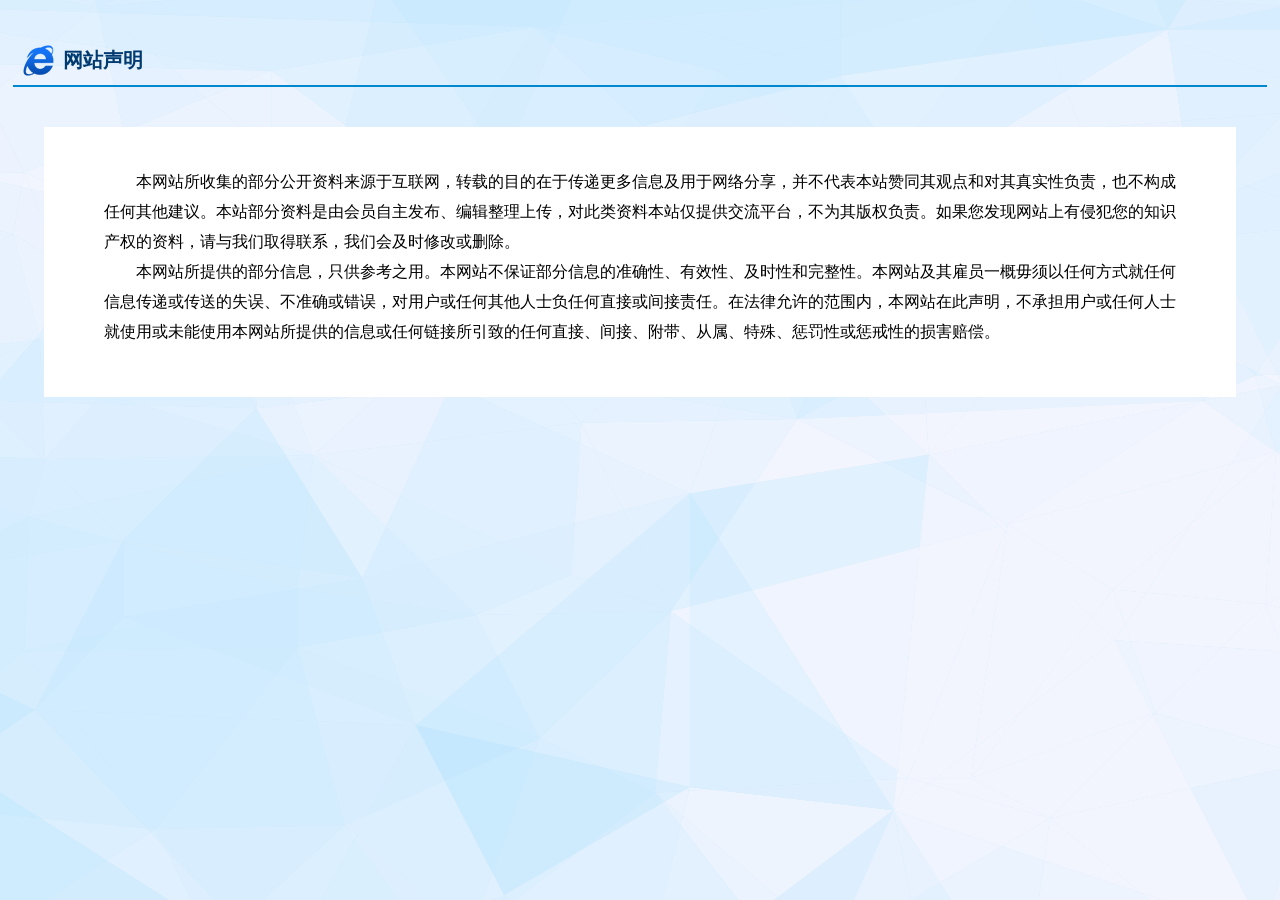
<file: html/app_web_statement.html>
<!DOCTYPE html>
<html lang="en">
<head>
    <meta charset="UTF-8">
    <meta name="viewport" content="width=device-width, initial-scale=1.0">
    <meta http-equiv="X-UA-Compatible" content="ie=edge">
    <title>河南省政企通</title>
    <link rel="Shortcut Icon" href="../img/logo4.png"/>
    <link rel="stylesheet" href="../css/AppAboutUs.css">
</head>
<body>
    <!-- <div id="box"> -->
    
    <!-- <div id="back"></div> -->
    <!-- center -->
    <div class="center">
        <section>
            <p class="cen_title web_statement">网站声明</p>
            <div class="inner">
                <div class="artice article_p">
                    <p>本网站所收集的部分公开资料来源于互联网，转载的目的在于传递更多信息及用于网络分享，并不代表本站赞同其观点和对其真实性负责，也不构成任何其他建议。本站部分资料是由会员自主发布、编辑整理上传，对此类资料本站仅提供交流平台，不为其版权负责。如果您发现网站上有侵犯您的知识产权的资料，请与我们取得联系，我们会及时修改或删除。</p>
                    <p>本网站所提供的部分信息，只供参考之用。本网站不保证部分信息的准确性、有效性、及时性和完整性。本网站及其雇员一概毋须以任何方式就任何信息传递或传送的失误、不准确或错误，对用户或任何其他人士负任何直接或间接责任。在法律允许的范围内，本网站在此声明，不承担用户或任何人士就使用或未能使用本网站所提供的信息或任何链接所引致的任何直接、间接、附带、从属、特殊、惩罚性或惩戒性的损害赔偿。</p>
                </div>
            </div>
        </section>
    </div>
</body>
</html>
</file>
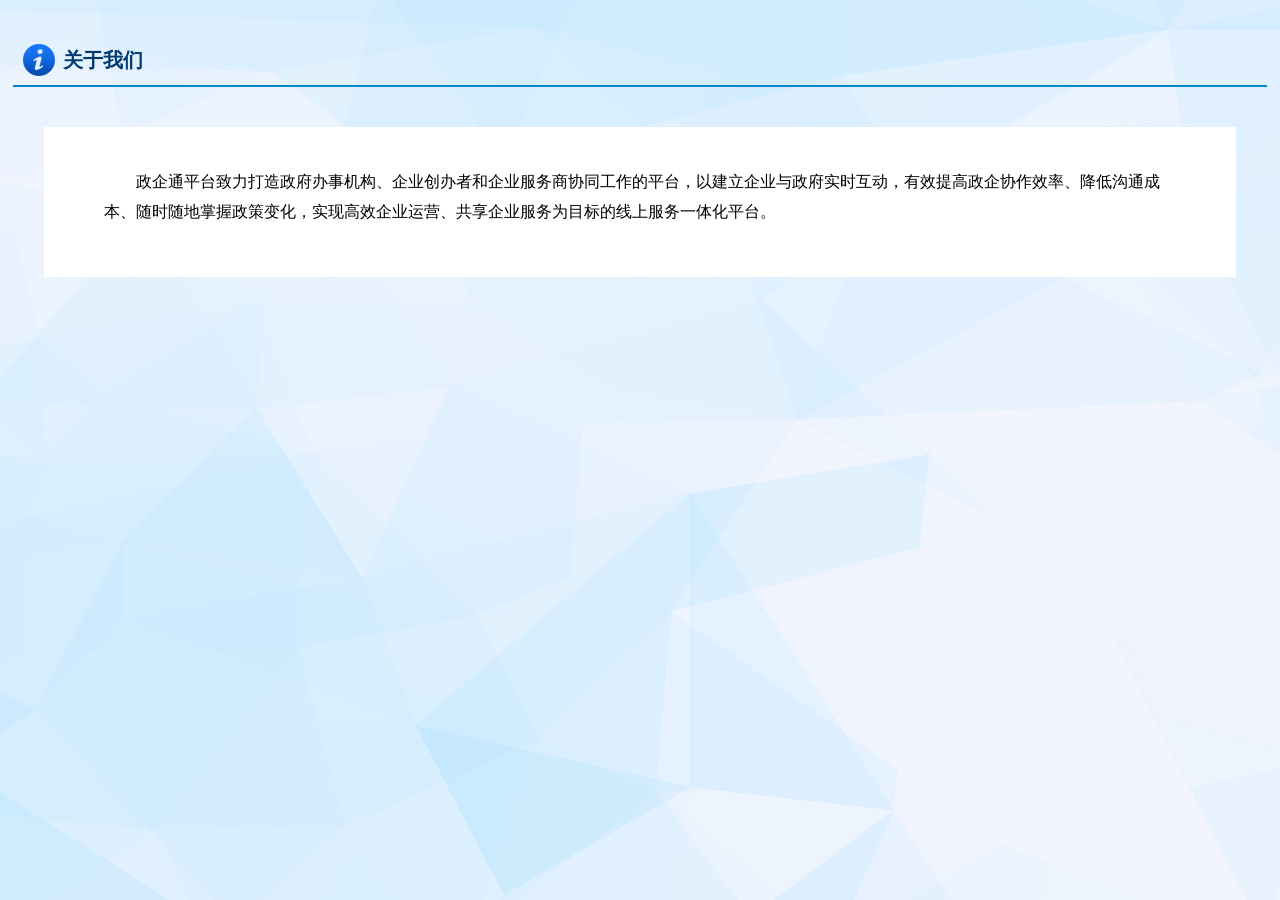
<file: html/appAboutUs.html>
<!DOCTYPE html>
<html lang="en">
<head>
    <meta charset="UTF-8">
    <meta name="viewport" content="width=device-width, initial-scale=1.0">
    <meta http-equiv="X-UA-Compatible" content="ie=edge">
    <title>河南省政企通</title>
    <link rel="Shortcut Icon" href="../img/logo4.png"/>
    <link rel="stylesheet" href="../css/AppAboutUs.css">
</head>
<body>
    <div class="center">
        <section>
            <p class="cen_title">关于我们</p>
            <div class="inner">
                <div class="artice article_p">
                    <p>政企通平台致力打造政府办事机构、企业创办者和企业服务商协同工作的平台，以建立企业与政府实时互动，有效提高政企协作效率、降低沟通成本、随时随地掌握政策变化，实现高效企业运营、共享企业服务为目标的线上服务一体化平台。</p>
                </div>
            </div>
        </section>
    </div>
</body>
</html>
</file>
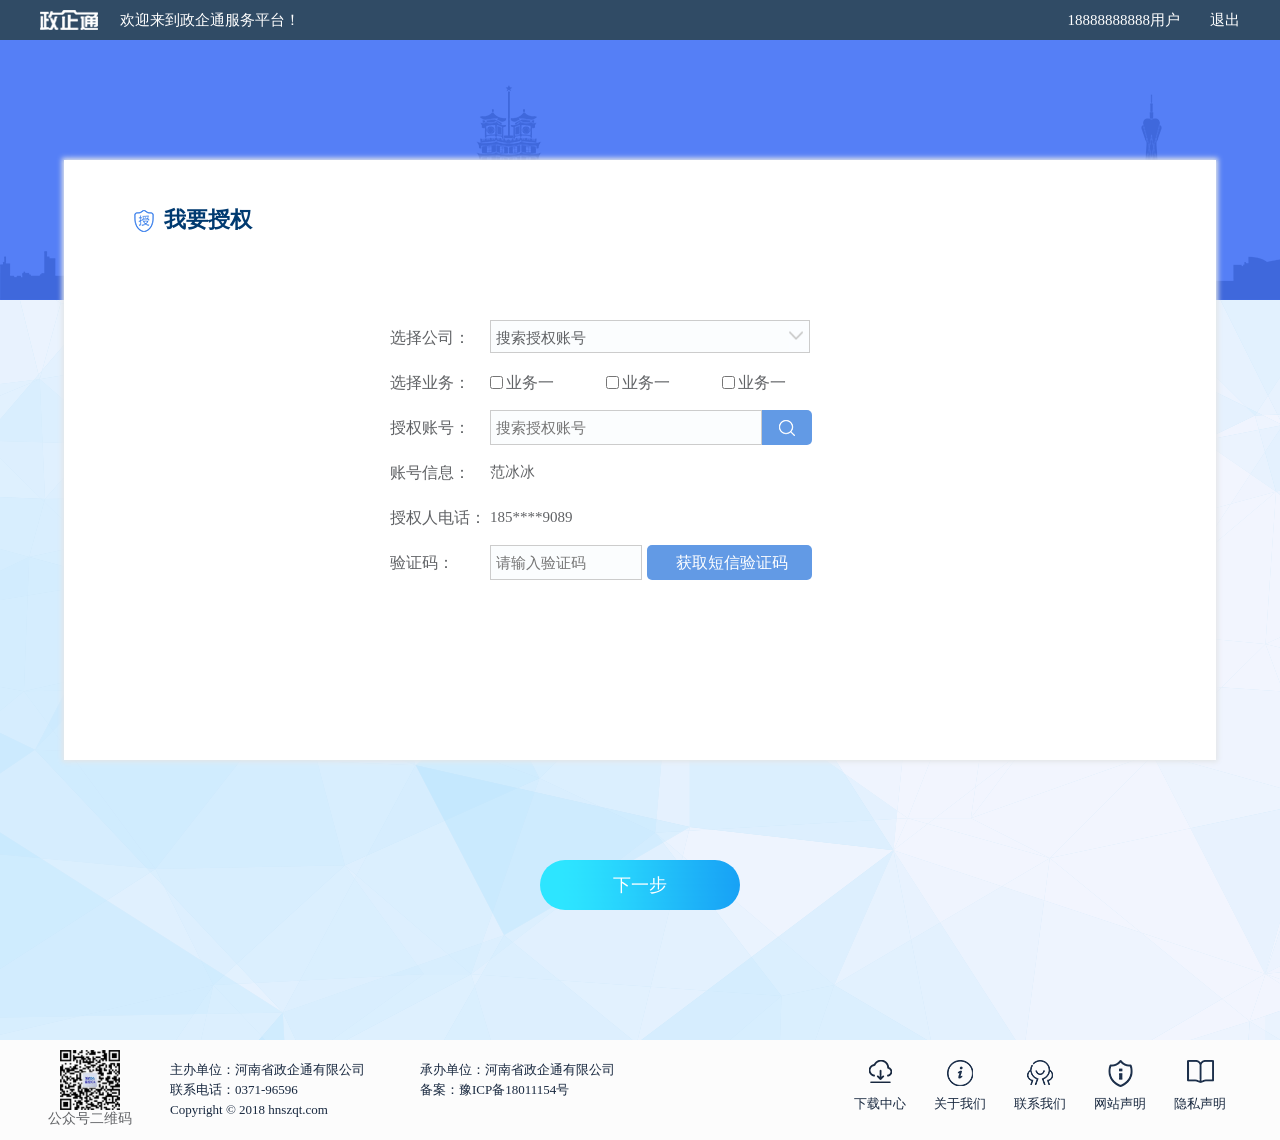
<file: html/authorize.html>
<!DOCTYPE html>
<html lang="en">
<head>
    <meta charset="UTF-8">
    <meta name="viewport" content="width=device-width, initial-scale=1.0">
    <meta http-equiv="X-UA-Compatible" content="ie=edge">
    <title>政企通服务平台</title>
    <link rel="Shortcut Icon" href="../img/logo4.png"/>
    <link rel="stylesheet" href="../css/topfooter.css">
    <link rel="stylesheet" href="../css/authorize.css">
    <script src="../js/jquery-1.8.0.min.js"></script>
    <!--[if IE]>
        <script src="../js/html5shiv.min.js"></script>
    <![endif]-->
    <!--[if lte IE 9]>
     <script src="../js/jquery.placeholder.js"></script>  
     <script>  
        $(function(){  
            $('input[placeholder]').placeholder();  
        });  
     </script>  
    <![endif]--> 
    
</head>
<body>
    <div id="box">
    <!-- nav -->
        <nav>
            <div class="title">
                <a href="../html/index.html">欢迎来到政企通服务平台！</a>
                <span class="btn_top">退出</span>
                <span>18888888888用户</span> 
            </div>
        </nav>
    <!-- center -->
        <section class="center">
            <div class="cen_top"></div>
            <div class="cen_in">
                <div class="inner">
                    <figcaption>我要授权</figcaption>
                    <ul>
                        <li>
                            <span>选择公司：</span>
                            <select name="" id="">
                                <option value="搜索授权账号">搜索授权账号</option>
                                <option value="搜索授权账号">搜索授权账号</option>
                                <option value="搜索授权账号">搜索授权账号</option>
                                <option value="搜索授权账号">搜索授权账号</option>
                            </select>
                        </li>
                        <li>
                            <span>选择业务：</span>
                            <div class="seletbox">
                                <input type="checkbox" name="" id="">
                                <span>业务一</span>
                                <input type="checkbox" name="" id="">
                                <span>业务一</span>
                                <input type="checkbox" name="" id="">
                                <span>业务一</span>  
                            </div>
                        </li>
                        <li>
                            <span>授权账号：</span>
                            <input type="text" placeholder="搜索授权账号" class="search">
                            <button class="search_btn"></button>
                        </li>
                        <li>
                            <span>账号信息：</span>
                            <span class="accountName">范冰冰</span>
                        </li>
                        <li>
                            <span>授权人电话：</span>
                            <span class="phone">185****9089</span>
                        </li>
                        <li>
                            <span>验证码：</span>
                            <input class="validate_int" type="text" placeholder="请输入验证码">
                            <input class="validate_btn" type="button" value="获取短信验证码" onclick="clickButton(this)">
                        </li>
                    </ul>  
                </div>
                <input type="button" value="下一步" class="next" id="next">
            </div>
        </section>
    <!-- footer -->
        <section class="footer">
            <div class="bottom">
                <div class="botImg">
                    <img src="../img/weixin.png" alt="">
                    <p>公众号二维码</p>
                </div>
                <div class="bottom_right">
                    <p><span>主办单位：河南省政企通有限公司</span><span>承办单位：河南省政企通有限公司</span></p>
                    <p><span>联系电话：0371-96596</span></span><span>备案：豫ICP备18011154号</span></p>
                    <p>Copyright © 2018 hnszqt.com</p>
                </div>
                <ul>
                    <li><a href="../html/download.html">下载中心</a></li>
                    <li><a href="../html/aboutUs.html">关于我们</a></li>
                    <li><a href="../html/contacts.html">联系我们</a></li>
                    <li><a href="../html/webStatement.html">网站声明</a></li>
                    <li><a href="../html/privacy.html">隐私声明</a></li>
                </ul>
            </div>
        </section>
    </div>
    <!-- main_end -->
</body>
<script type="text/javascript" src="../js/authorize.js"></script>
</html>
</file>
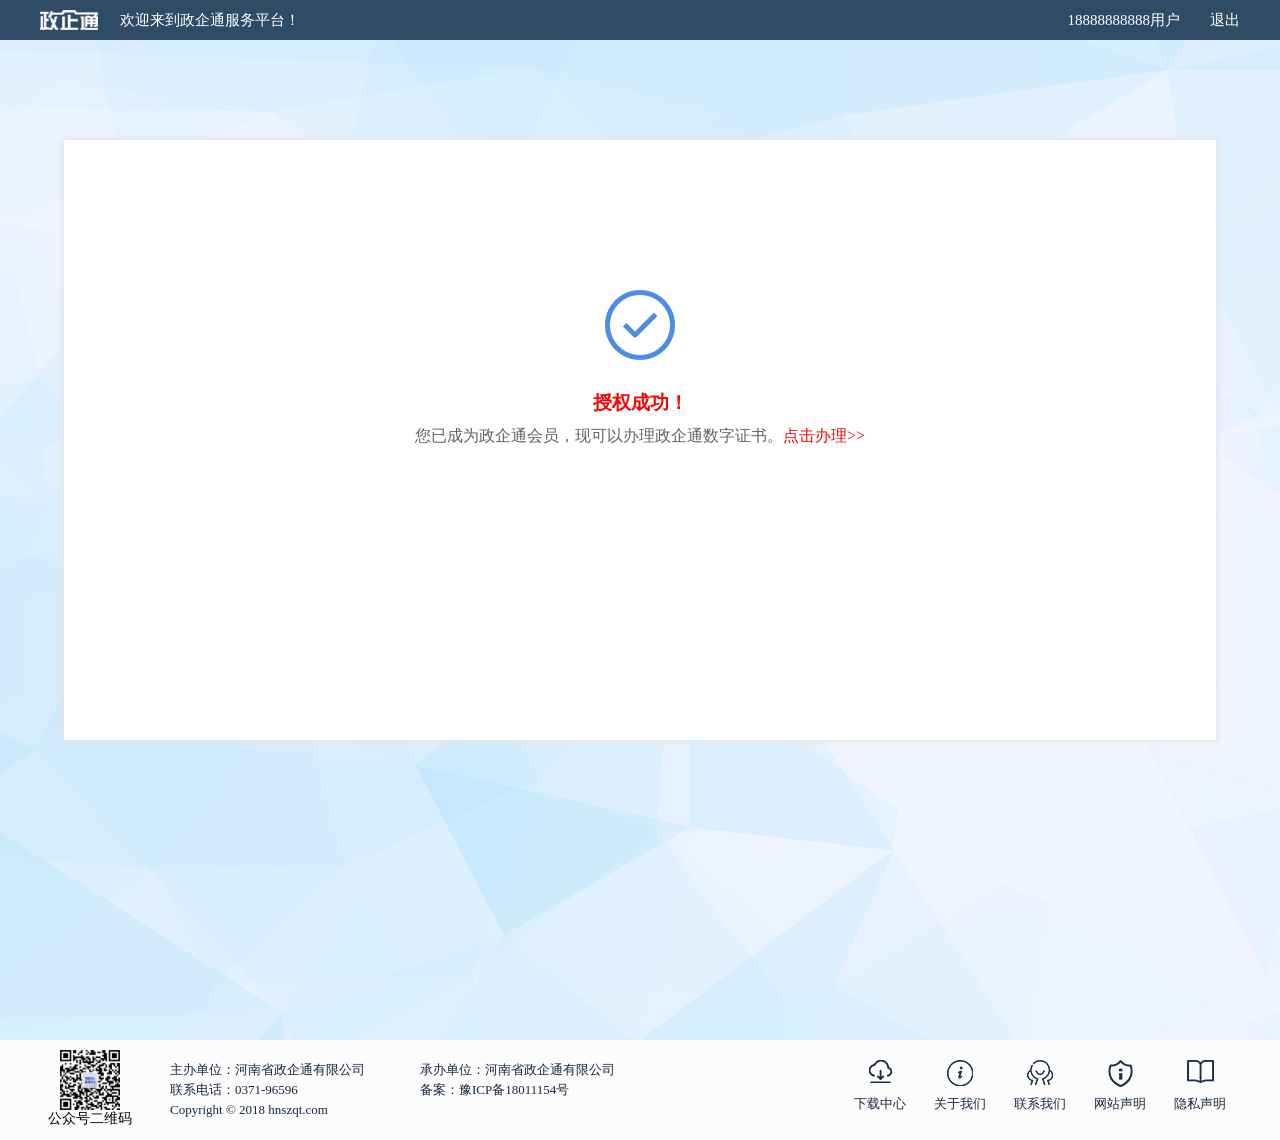
<file: html/authorizeSuccess.html>
<!DOCTYPE html>
<html lang="en">
<head>
    <meta charset="UTF-8">
    <meta name="viewport" content="width=device-width, initial-scale=1.0">
    <meta http-equiv="X-UA-Compatible" content="ie=edge">
    <title>政企通服务平台</title>
    <link rel="Shortcut Icon" href="../img/logo4.png"/>
    <link rel="stylesheet" href="../css/topfooter.css">
    <link rel="stylesheet" href="../css/enterSuccess.css">
    <!--[if IE]>
        <script src="../js/html5shiv.min.js"></script>
    <![endif]-->
    <!--[if lte IE 9]>
     <script src="../js/jquery.placeholder.js"></script>  
     <script>  
        $(function(){  
            $('input[placeholder]').placeholder();  
        });  
     </script>  
    <![endif]--> 
    
</head>
<body>
    <div id="box">
    <!-- nav -->
        <nav>
            <div class="title">
                <a href="../html/index.html">欢迎来到政企通服务平台！</a>
                <span class="btn_top">退出</span>
                <span>18888888888用户</span> 
            </div>
        </nav>
    <!-- center -->
        <section class="center">
            <div class="inner">
               <h3>授权成功！</h3>
               <p>您已成为政企通会员，现可以办理政企通数字证书。<a href="../html/index.html">点击办理>></a></p>
            </div>
        </section>
    <!-- footer -->
        <section class="footer">
            <div class="bottom">
                <div class="botImg">
                    <img src="../img/weixin.png" alt="">
                    <p>公众号二维码</p>
                </div>
                <div class="bottom_right">
                    <p><span>主办单位：河南省政企通有限公司</span><span>承办单位：河南省政企通有限公司</span></p>
                    <p><span>联系电话：0371-96596</span></span><span>备案：豫ICP备18011154号</span></p>
                    <p>Copyright © 2018 hnszqt.com</p>
                </div>
                <ul>
                    <li><a href="../html/download.html">下载中心</a></li>
                    <li><a href="../html/aboutUs.html">关于我们</a></li>
                    <li><a href="../html/contacts.html">联系我们</a></li>
                    <li><a href="../html/webStatement.html">网站声明</a></li>
                    <li><a href="../html/privacy.html">隐私声明</a></li>
                </ul>
            </div>
        </section>
    </div>
    <!-- main_end -->
</body>
</html>
</file>
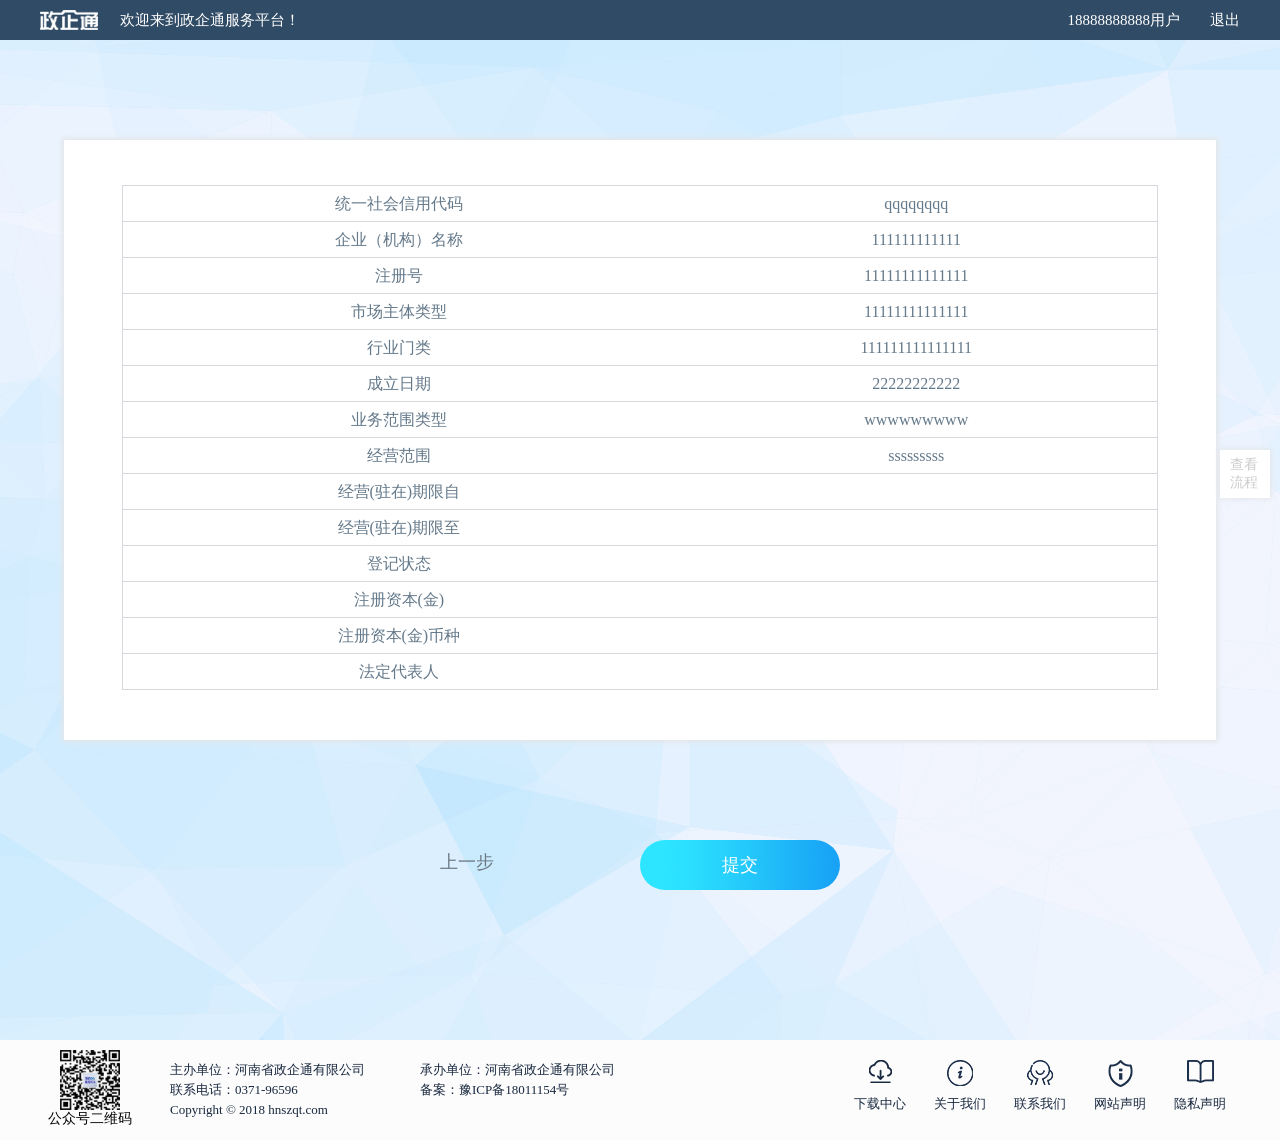
<file: html/bank.html>
<!DOCTYPE html>
<html lang="en">
<head>
    <meta charset="UTF-8">
    <meta name="viewport" content="width=device-width, initial-scale=1.0">
    <meta http-equiv="X-UA-Compatible" content="ie=edge">
    <title>政企通服务平台</title>
    <link rel="Shortcut Icon" href="../img/logo4.png"/>
    <link rel="stylesheet" href="../css/topfooter.css">
    <link rel="stylesheet" href="../css/bank.css">
    <link rel="stylesheet" href="../css/patch.css">
    <!-- 弹窗 -->
    <link rel="stylesheet" href="../css/animate.css"/> <!--动画效果 -->
    <script src="../js/jquery-1.8.0.min.js"></script>
    <!--[if IE]>
        <script src="../js/html5shiv.min.js"></script>
    <![endif]-->
    <!--[if lte IE 9]>
     <script src="../js/jquery.placeholder.js"></script>  
     <script>  
        $(function(){  
            $('input[placeholder]').placeholder();  
        });  
     </script>  
    <![endif]--> 
    
</head>
<body>
    <div id="box">
    <!-- nav -->
        <nav>
            <div class="title">
                <a href="../html/index.html">欢迎来到政企通服务平台！</a>
                <span class="btn_top">退出</span>
                <span>18888888888用户</span> 
            </div>
        </nav>
        <div class="patch"><p>查看流程</p></div>
    <!-- center -->
        <section class="center">
            <div class="inner">
                <table>
                    <tr>
                        <th>统一社会信用代码</th>
                        <th>qqqqqqqq</th>
                    </tr>
                    <tr>
                        <th>企业（机构）名称</th>
                        <th>111111111111</th>
                    </tr>
                    <tr>
                        <th>注册号</th>
                        <th>11111111111111</th>
                    </tr>
                    <tr>
                        <th>市场主体类型</th>
                        <th>11111111111111</th>
                    </tr>
                    <tr>
                        <th>行业门类</th>
                        <th>111111111111111</th>
                    </tr>
                    <tr>
                        <th>成立日期</th>
                        <th>22222222222</th>
                    </tr>
                    <tr>
                        <th>业务范围类型</th>
                        <th>wwwwwwwww</th>
                    </tr>
                    <tr>
                        <th>经营范围</th>
                        <th>sssssssss</th>
                    </tr>
                    <tr>
                        <th>经营(驻在)期限自</th>
                        <th></th>
                    </tr>
                    <tr>
                        <th>经营(驻在)期限至</th>
                        <th></th>
                    </tr>
                    <tr>
                        <th>登记状态</th>
                        <th></th>
                    </tr>
                    <tr>
                        <th>注册资本(金)</th>
                        <th></th>
                    </tr>
                    <tr>
                        <th>注册资本(金)币种</th>
                        <th></th>
                    </tr>
                    <tr>
                        <th>法定代表人</th>
                        <th></th>
                    </tr>
                </table>
            </div>
            <section class="cenIn3">
                <input type="button" value="上一步" id="prev">
                <input type="button" value="提交" class="slideInDown dialog btn">
            </section>
        </section>
    <!-- footer -->
        <section class="footer">
            <div class="bottom">
                <div class="botImg">
                    <img src="../img/weixin.png" alt="">
                    <p>公众号二维码</p>
                </div>
                <div class="bottom_right">
                    <p><span>主办单位：河南省政企通有限公司</span><span>承办单位：河南省政企通有限公司</span></p>
                    <p><span>联系电话：0371-96596</span></span><span>备案：豫ICP备18011154号</span></p>
                    <p>Copyright © 2018 hnszqt.com</p>
                </div>
                <ul>
                    <li><a href="../html/download.html">下载中心</a></li>
                    <li><a href="../html/aboutUs.html">关于我们</a></li>
                    <li><a href="../html/contacts.html">联系我们</a></li>
                    <li><a href="../html/webStatement.html">网站声明</a></li>
                    <li><a href="../html/privacy.html">隐私声明</a></li>
                </ul>
            </div>
        </section>
    </div>
    <!-- main_end -->
    <!-- 弹窗 -->
    <div id="HBox">
        <form action="" method="post" onsubmit="return false;" id="HBox0">
            <p>是否需要邮寄：</p>
            <div class="HBox2Inner">温馨提醒：如果您选择邮寄，将会产生邮寄费用，我们将提供物流名称和物流单号，若有丢失请与物流公司协调解决。</div>  
            <input type="submit" value="是" class="submitBtn submitBtn0" id=""/>
            <input type="submit" value="否" class="submitBtn submitBtn1" id=""/>
        </form>
        <div id="HBox01">
            <p>邮寄地址：</p>
            <div class="HBox01Inner">
                <figure>
                    <ul>
                        <li class="person">
                            <label for="">联系人</label>
                            <input type="text"> 
                        </li>
                        <li>
                            <label for="">联系电话</label>
                            <input type="text"> 
                        </li>
                        <li class="MailingAddress">
                            <label for="">邮寄地址</label>
                            <select>
                                <option value="">省份</option>
                                <option value="">Saab</option>
                                <option value="">Opel</option>
                                <option value="">Audi</option>
                            </select>
                            <select>
                                <option value="">城市</option>
                                <option value="">Saab</option>
                                <option value="">Opel</option>
                                <option value="">Audi</option>
                            </select>
                            <div>
                                <!-- <input type="text"> -->
                                <textarea name="" id="" placeholder="建议您如实填写详细地址"></textarea>     
                            </div> 
                        </li>
                    </ul>
                    <div class="xq">详情</div>
                    <div class="xqImg" style="top:20px;">
                        <ul>
                            <li>
                                <label for="">公司名称：</label>
                                <span>河南省政企通有限公司</span>
                            </li>
                            <li>
                                <label for="">信用卡申办：</label>
                                <span>是/否</span> 
                            </li>
                            <li>
                                <label for="">银行名称：</label>
                                <span>工商银行</span> 
                            </li>
                            <li>
                                <label for="">银行地址：</label>
                                <span>郑东新区金水路100号</span> 
                            </li>
                            <li>
                                <label for="">服务费：</label>
                                <span>20元</span> 
                            </li>
                        </ul>
                    </div>
                    <input type="submit" value="确定" class="submitBtn submitBtn2" id=""/>
                </figure>  
            </div>  
        </div>
        <div id="HBox2">
            <div class="HBox2Img" style="width:250px;height:220px;margin:50px auto;border:1px solid red;"></div>
        </div>
    </div>
    
   <!-- HBox end -->	
</body>

<!-- 弹窗动画 -->
<script type="text/javascript" src="../js/jq.hDialog.js"></script>
<!-- 本页面弹窗 -->
<script type="text/javascript" src="../js/bank.js"></script>
<script type="text/javascript" src="../js/patch.js"></script>
</html>
</file>
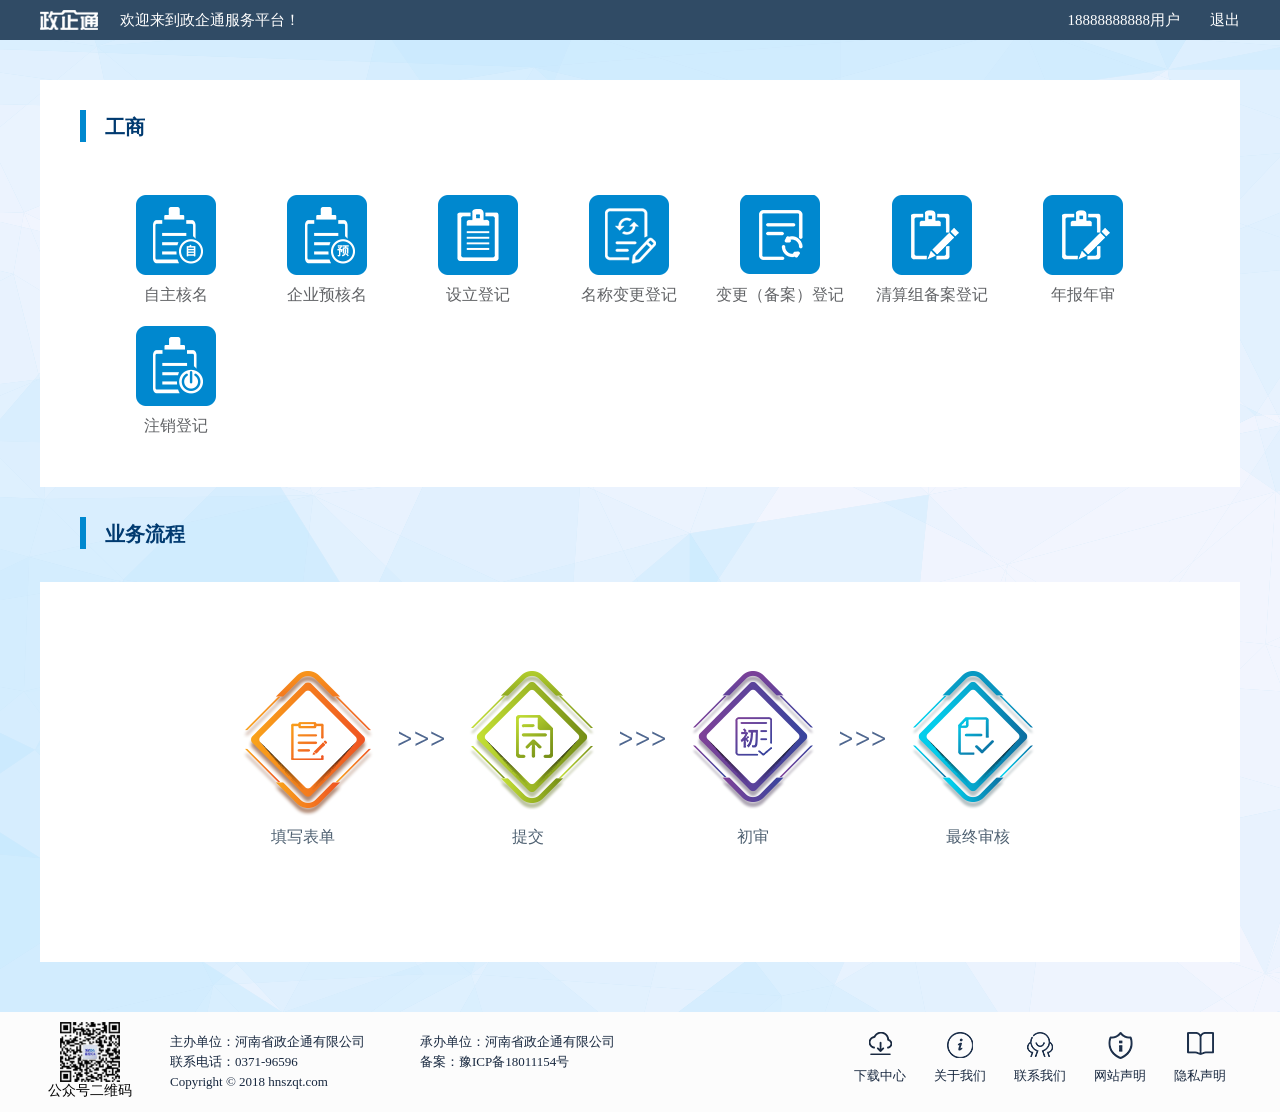
<file: html/business.html>
<!DOCTYPE html>
<html lang="en">
<head>
    <meta charset="UTF-8">
    <meta name="viewport" content="width=device-width, initial-scale=1.0">
    <meta http-equiv="X-UA-Compatible" content="ie=edge">
    <title>河南省政企通</title>
    <link rel="Shortcut Icon" href="../img/logo4.png"/>
    <link rel="stylesheet" href="../css/topfooter.css">
    <link rel="stylesheet" href="../css/business.css">
    <script src="../js/jquery-1.8.0.min.js"></script>
    <!--[if IE]>
        <script src="../js/html5shiv.min.js"></script>
    <![endif]-->
    <!--[if lte IE 9]>  
    <script src="../js/jquery.placeholder.js"></script>  
    <script>  
        $(function(){  
            $('input[placeholder]').placeholder();  
        });  
    </script>  
    <![endif]--> 
</head>
<body>
    <div id="box">
    <!-- nav -->
        <nav>
            <div class="title">
                <a href="../html/index.html">欢迎来到政企通服务平台！</a>
                <span class="btn_top">退出</span>
                <span>18888888888用户</span> 
            </div>
        </nav> 
    
        <!-- center -->
        <div class="center">
            <section class="inner_business">
                <p class="inn_top">工商</p>
                <ul class="inn_tag">
                    <li>
                        <a href="#">
                            <img src="../img/gs1.png" alt="">
                            <div class="tag">自主核名</div>
                        </a>
                    </li>
                    <li>
                        <a href="#">
                            <img src="../img/gs2.png" alt="">
                            <div class="tag">企业预核名</div>
                        </a>
                    </li>
                    <li>
                        <a href="../html/setUpFormation.html">
                            <img src="../img/gs3.png" alt="">
                            <div class="tag">设立登记</div>
                        </a>
                    </li>
                    <li>
                        <a href="#">
                            <img src="../img/gs4.png" alt="">
                            <div class="tag">名称变更登记</div>
                        </a>
                    </li>
                    <li>
                        <a href="#">
                            <img src="../img/gs5.png" alt="">
                            <div class="tag">变更（备案）登记</div>
                        </a>
                    </li>
                    <li>
                        <a href="#">
                            <img src="../img/gs6.png" alt="">
                            <div class="tag">清算组备案登记</div>
                        </a>
                    </li>
                    <li>
                        <a href="#">
                            <img src="../img/gs6.png" alt="">
                            <div class="tag">年报年审</div>
                        </a>
                    </li>
                    <li>
                        <a href="#">
                            <img src="../img/gs7.png" alt="">
                            <div class="tag">注销登记</div>
                        </a>
                    </li>
                </ul>
            </section>
            <section class="inner_process">
                <p class="inn_top">业务流程</p>
                <div class="inn_pro_img">
                    <img src="../img/gs8.png" alt="">
                    <ul class="pro_fot">
                        <li>填写表单</li>
                        <li>提交</li>
                        <li>初审</li>
                        <li>最终审核</li>
                    </ul>
                </div>
            
            </section>
            
        </div>
        <!-- footer -->
        <!-- footer -->
        <section class="footer">
            <div class="bottom">
                <div class="botImg">
                    <img src="../img/weixin.png" alt="">
                    <p>公众号二维码</p>
                </div>
                <div class="bottom_right">
                    <p><span>主办单位：河南省政企通有限公司</span><span>承办单位：河南省政企通有限公司</span></p>
                    <p><span>联系电话：0371-96596</span></span><span>备案：豫ICP备18011154号</span></p>
                    <p>Copyright © 2018 hnszqt.com</p>
                </div>
                <ul>
                    <li><a href="../html/download.html">下载中心</a></li>
                    <li><a href="../html/aboutUs.html">关于我们</a></li>
                    <li><a href="../html/contacts.html">联系我们</a></li>
                    <li><a href="../html/webStatement.html">网站声明</a></li>
                    <li><a href="../html/privacy.html">隐私声明</a></li>
                </ul>
            </div>
        </section>  
    </div>
</body>
</html>
</file>
<file: css/index_text.css>
body,html,div，section,p,li,ul,ol{
    margin: 0 ;padding: 0;font-size: 18px;
}
ul,ol,li{
    list-style: none;
}
a{
    text-decoration: none;border: none;
}
#box{
    width: 100%;
    min-width: 1200px;
    overflow: hidden;
    position: relative;
}
/* --------------------------------------main----------------------- */
.back_head{
    width: 100%;
    height:460px;
    background: url(../img/x2.png) 0 0 no-repeat;
    position: absolute;z-index: 2;
    background-size:cover;
}
.back_head img{
    width: 437px;
    height: 172px;
    margin: 190px auto 0;
    display: block;
}
.header_tit{
    width: 1200px;
    height: 260px;
    margin: 460px auto 0px;
    overflow: hidden; 
}
.header_tit a{
    display: block;
    float: left;
    width: 25%;
    height:120px;
    line-height: 120px;
    padding: 120px 0 20px;
    text-align: center;
    cursor: pointer;
    color: #fff;
    font-size: 30px;
    font-weight: 600;
}
.gs_register{
    background: #80ba4a url(../img/x4.png) center 75px no-repeat;
}
.ku_bank{
    background: #f3b548 url(../img/x5.png) center 75px no-repeat;
}.kz_public{
    background: #288fd2  url(../img/x6.png) center 75px no-repeat;
}.tax_account{
    background: #6bd6f4 url(../img/x7.png) center 75px no-repeat;
}

/* -----------------------------------------news------------------------------------------------ */
#news{
    width: 1200px;
    height: 550px;
    margin: 40px auto;
}
#news p{
    margin: 0 auto;
    width: 270px;
    text-align: center;
    font-weight: 600;
    letter-spacing: 3px;
} 
#news p:first-child{
    height: 50px;
    line-height: 50px;
    color: #333;
    font-size: 30px;
    background: url(../img/x8.png) 0 bottom no-repeat;
}
#news p:first-child+p{
    height: 30px;
    line-height: 30px;
    color: #126cd1;
}
.news_main{
    width: 100%;
    overflow: hidden;
    margin: 50px auto 0;
}
.news_main img{
    float: left;
    display: block;
    width:570px;
    height: 398px;
}
.news_right{
    width: 580px;
    height: 400px;
    float: right;
}
.achieve{
    width: 100%;
    height: 398px;
    background: url(../img/x10.png) 0 0 no-repeat;
    background-size:cover;
}
.ach_back{
    width: 1200px;
    height: 100%;
    margin: 0 auto;
    overflow: hidden;
}
.ach_back p{
    margin: 80px auto 50px;
    text-align: center;
    color: #fff;
    font-size: 30px;
    letter-spacing: 3;
    font-weight: 600;
}
.ach_back ul{
    width: 100%;
    height: 100%;
}
.ach_back ul li{
    width: 140px;
    height: 80px;
    padding-left: 100PX;
    padding-top: 20px;
    color: #fff;
    overflow: hidden;
}
.ach_back ul li:first-child{
    float: left;
    background: url(../img/x11.png) 0 center no-repeat;
}
.ach_back ul li:first-child+li{
    float: left;
    margin-left: 280px;
    background: url(../img/x12.png) 0 center no-repeat;
}
.ach_back ul li:first-child+li+li{
    float: right;
    background: url(../img/x13.png) 0 center no-repeat;
}
.ach_back ul li span{
    font-size: 22px;
    line-height: 30px;
    font-weight: 600;
}
.ach_back ul li span:first-child{
    font-size: 30px;
    font-weight: 600;
}

/* --------------------------service------------------------------------- */
#service{
    width: 1200px;
    height: 470px;
    margin: 40px auto;
}
#service p{
    margin: 0 auto;
    width: 270px;
    text-align: center;
    font-weight: 600;
    letter-spacing: 3px;
} 
#service p:first-child{
    height: 50px;
    line-height: 50px;
    color: #333;
    font-size: 30px;
    background: url(../img/x8.png) 0 bottom no-repeat;
}
#service p:first-child+p{
    height: 30px;
    line-height: 30px;
    color: #126cd1;
}
.servic_tit{
    width: 1200px;
    height: 300px;
    margin: 50px auto 0px;
    overflow: hidden; 
}
.servic_tit a{
    display: block;
    float: left;
    width: 270px;
    height:300px;
    line-height: 300px;
    text-align: center;
    cursor: pointer;
    color: #333;
    font-size: 30px;
    font-weight: 600;
}
.law{
    background: url(../img/x14.png) 0 0 no-repeat;
}
.agency{
    margin: 0 40px;
    background: url(../img/x15.png) 0 0 no-repeat;
}.bidding{
    margin-right: 40px;
    background: url(../img/x16.png) 0 0 no-repeat;
}.archives{
    background: url(../img/x17.png) 0 0 no-repeat;
}

/* news */
#news .news_tip{
    margin-top: 10px;
}
#news .news_tip span{
    padding: 8px 40px;
    border:1px solid #ccc; 
    margin-right: 30px;
    cursor: pointer;
    border-radius: 20px;
    -webkit-border-radius: 20px;
    -moz-border-radius: 20px;
    -o-border-radius: 20px;
    -ms-border-radius: 20px;
    behavior: url(../css/PIE.htc);
}
#news .news_tip span:hover{
    border:1px solid #2a78d4;
    color: #2a78d4;
}
#news .news_tip .select{
    border:1px solid #2a78d4;
    color: #2a78d4;
}
.news_right ul{
    margin-top: 40px;
    display: none;
}
#newsShow{
    display: block;
}
.news_right ul li{
    background:url(../img/x24.png) 0 center no-repeat;
    line-height: 40px;
    height: 40px;
    text-indent: 20px;
}
.news_right ul a{
    color: #333;
    display: block;
    width: 100%;
    height: 100%;
}
.news_right ul li a span:first-child+span{
    float: right;
}
.news_right ul a:hover{
    color:#ff0000;
}

/* ------------------------sign up --------------------------- */

/* 弹窗 */
#HBox{
    display: none;
}
.signUp{
    width:400px;
    height: 300px;
    padding: 45px 45px;
    background: #fff;
    position: fixed;top: 50%;left: 50%;z-index: 999;
    margin:-195px 0 0 -245px;
    box-shadow:2px 0px 8px 0px #b7c5c9;
    border-radius: 2px;
    display: none;
  }
  #col{
    width: 100%;
    height: 100%;
    display: none;
    position:fixed;top: 0;left: 0;z-index: 99;
    background:rgba(0,0,0,0.5);
    filter:progid:DXImageTransform.Microsoft.gradient(startColorstr=#7f000000,endColorstr=#7f000000);  
  }
  /* ------------密码登录---------------------------- */
.qr_code{
    position: absolute;top: 0;right: 0;
    cursor: pointer;
    padding: 5px;
}
.sign_title{
    line-height: 40px;
    text-align: center;
    font-size: 18px;
    color: #042b71;
}
.sign_in{
    overflow: hidden;
    margin-bottom: 30px;
}
.sign_in span{
    width: 50%;
    height: 40px;
    border-bottom: 1px solid #ccc;
    display: block;
    float: left;
    cursor: pointer;
}
.sign_in span:first-child{
    border-bottom: 1px solid #042b71;
}



#HBox .pass_sign_in li{
    width: 100%;
    height: 40px; 
    margin: 20px auto; 
    color: #042b71;
}
#HBox .name input{
    background: url(../img/x25.png) 10px center no-repeat;
}
#HBox .password input{
    background: url(../img/x26.png) 10px center no-repeat;
}
#HBox li input{
    width: 100%;
    height: 100%;
    line-height: 40px;
    text-indent: 40px;
    color: #042b71;
    border:1px solid #042b71;
}
#HBox li input::-webkit-input-placeholder{
    color: 999;
}
#HBox li input::-o-placeholder{   /* Mozilla Firefox 19+ */
    color: 999;
}
#HBox li input:-moz-placeholder{    /* Mozilla Firefox 4 to 18 */
    color: 999;
}
#HBox li input:-ms-input-placeholder{  /* Internet Explorer 10-11 */ 
    color: 999;
}
#HBox .pass_sign_in .li_in{
    overflow: hidden;
    height: 30px;
    line-height: 30px;
    margin: 0 auto;
}
.li_in a{
    display: block;
    color: #8b9eb8;
    font-size: 14px;
}
.li_in a:hover{
    color: #042b71;
}
.li_in a:first-child{
    float: left;
}
.li_in a:first-child+a{
    float: right;
}
#HBox .btn{
    width: 100%;
    height: 100%;
    display: block;
    cursor: pointer;
    color: #fff;
    font-size: 16px;
    text-indent: 0;
    background: #042b71;
    border: none;
    outline: none;
}
#HBox .btn:hover{
    background: #1173cc;
}
/*UKey登录  */
.ukey_sign_in{
    width: 100%;
    height:200px;
    display: none;
}
.ukey{
    width: 100%;
    margin: 50px auto 50px;
    height: 45px;
    color: #fff;
    font-size: 18px;
    cursor: pointer;
    outline: none;
    border: none;
    background: #042b71;
}
.ukey:hover{
    background: #2c85ec;
}


.updown{
    width:200px;
    height: 30px;
    line-height: 30px;
    background: none;
    margin: 0 auto;
    display: block;
    cursor: pointer;
    color: #8b9eb8;
    outline: none;
    border: none;
}
.updown:hover{
    color: #1173cc;
}
/* 扫码登录 */
.scan_title {
    line-height: 40px;
    text-align: center;
    font-size: 18px;
    color: #134069;
}
.scancode{
    margin: 0px auto;
    padding: 10px 0px 5px;
    background: #fcfcfc;
}
.scancode img{
    width: 200px;
    height: 200px;
    display: block;
    margin: 0 auto 10px;
}
.scancode p{
    font-size: 14px;
    text-align: center;
    color: #134069;
}
.registered{
    width: 170px;
    margin: 10px auto;
    text-align: center;
    font-size: 14px;  
}
.registered a{
    color: #1164d8;
    
}
.registered a:hover{
    color: #f7a544;
}

/* -------------绑定手机号-------------------- */

.binding{
    text-align: center;
    margin: 90px auto 0px;
    font-size: 16px;
    color: #8b9eb8;
}
.binding span{
    color: #2c85ec;
    cursor: pointer;
}
/* -----------------完善信息------------------- */
/* .message{
    width: 360px;
    padding: 30px 0px;
} */
.message p{
    border-bottom:2px solid #427fd1;
}
.message ul{
    margin-top: 15px;
}
.message ul li{
    height: 40px;
    line-height: 40px;
    border: none;
    margin: 20px auto;
}
.message ul li input{
    width: 100%;
    height: 100%;
    font-size: 15px;
    border:1px solid #134069;
}
.message ul li:first-child input{
    text-align: left;
    text-indent: 35px;
    background: url(../img/x25.png) 8px center no-repeat;
}
.message ul li:first-child+li input{
    text-align: left;
    text-indent: 35px;
    background: url(../img/x27.png) 10px center no-repeat;
}
.message .num_code{
    height: 42px;
    overflow: hidden;
}
.message .num_code .val{
    display: block;
    width: 190px;
    height: 42px;
    line-height: 42px;
    background: #f0f0f0;
    text-align: center;
    float: left;
    font-size: 15px;
    color: #042b71;
    cursor: pointer;
    text-indent: 0px;
    outline: none;
    border: none;
}
.message .num_code .val:hover{
    background: #d0dcee;
}
.message .num_code .textMember{
    display: block;
    width: 190px;
    height: 38px;
    line-height: 38px;
    text-align: center;
    float: right;
    color: #042b71;
    text-indent: 0px;
    outline: none;
    border: 1px solid #ccc;
}
.phone_bd{
    display: block;
    width: 100%;
    height: 40px;
    line-height: 40px;
    background: #042b71;
    margin: 15px auto 0px;
    border:none;
    outline: none;
    color: #fff; 
    font-size: 16px;
    cursor: pointer;
}
.phone_bd:hover{
    background: #2853a1;
}
/* -------------------------------number------------------------- */
.phone p{
    border-bottom:2px solid #427fd1;
}
.phone_num{
    width: 360px;
    height: 200px;
    overflow: hidden;
    margin: 20px auto 0px;
   
}
.phone ul{
    width: 380px;
    height: 200px;
     overflow-y: auto;
}
.phone li{
    line-height: 40px;
    margin: 0 auto;
    text-align: center;
    cursor: pointer;
    color: #535a63;
}
.phone li:hover{
    color: #fff;
    background: #427fd1;
}
</file>
<file: css/headBottom.css>
body,html,div,section,p,li,ul,ol{
    margin: 0 ;padding: 0;font-size: 18px;font-family: Microsoft YaHei;
}
ul,ol,li{
    list-style: none;
}
a{
    text-decoration: none;border: none;
}
/* nav */
nav{
    width:100%;
    min-width: 1200px;
    height: 100px;
    background:rgba(4, 13, 52, 0.7);
    filter:progid:DXImageTransform.Microsoft.gradient(startColorstr=#7F000000,endColorstr=#7F000000);
    position: fixed;top:0;left:0;z-index: 333;
}
:root nav {
    filter: none;
}
.nav_top{
    width: 1200px;
    height: 100px;
    margin: 0 auto;
    overflow: hidden;
}
.logo{
    width: 160px;
    height: 60px;
    margin-top: 20px;
    float: left;
    background: url(../img/x1.png) 0 0 no-repeat;
}
.logo a{
   width: 100%;
   height: 100%;
    display: block;
    
}
.nav_title{
    display: block;
    float: left;
    margin-left: 20px;
}
.nav_title li{
    display: inline-block;
    margin: 0 10px;
}
.nav_title li a{
    display: block;
    color: #fff;
    line-height: 100px;
}
.nav_title li:hover a{
    color: #ff0000;
}
#box .choiseTit a{
    color: #ff0000;
}
.signIn{
    float: right;
    margin-top: 30px;
}
.signIn span{
    line-height: 40px;
    margin: 10px 0px 10px 20px;
    color: #fff;
    cursor: pointer;
    font-size: 17px;
}

/* footer */
#bottom{
    width: 100%;
    /* height: 480px; */
    background: #042b71;
    color: #fff;
    font-size: 16px;
}
.footer{
    width: 1200px;
    height: 100%;
    margin: 0 auto;
    overflow: hidden;
}
.footer_main{
   width: 100%;
   margin-top: 40px;
   height: 400px;
   overflow: hidden;
   border-bottom:1px solid #fff;
}

.footer_left{
    width: 800px;
    float: left;
    overflow: hidden;
}
.left_top{
    overflow: hidden;
}
.footer_left .footer_title{
    width: 180px;
    float: left;
}
.footer_left ul{
    float: left;
}
.footer_left ul li{
    height: 60px;
    line-height: 60px;
    margin-bottom: 15px;
    padding-left: 50px;
    font-size: 16px;
}
.footer_left ul li:first-child{
    line-height: 30px;
    background: url(../img/x18.png) 0 center no-repeat;
}
.footer_left ul li:first-child+li{
    background: url(../img/x19.png) 0 center no-repeat;
}
.footer_left ul li:first-child+li+li{
    background: url(../img/x20.png) 0 center no-repeat;
}
.footer_left ul li:first-child+li+li+li{
    background: url(../img/x21.png) 0 center no-repeat;
}

.footer_right{
    float: right;
    width: 377px;
    line-height: 40px;
}
.footer_right ul li{
    height: 60px;
    line-height: 60px;
    margin-bottom: 15px;
    padding-left: 50px;
    font-size: 16px;
}
.footer_right ul li:first-child{
    background: url(../img/x18.png) 0 center no-repeat;
}
.footer_right ul li:first-child+li{
    background: url(../img/x19.png) 0 center no-repeat;
}
.footer_right ul li:first-child+li+li{
    background: url(../img/x20.png) 0 center no-repeat;
}
.wxImg{
    width: 92px;
    height: 92px;
    padding: 15px;
    margin: 0 auto;
    background: #fff;
}
.wxImg img{
    width: 100%;
    height: 100%;
}
.footer_right p{
    text-align: center;
    font-size: 16px;
}

.footer_title span:first-child{
    font-size: 30px;
    font-weight: 600;
    height: 50px;
    line-height: 50px;
}
.footer_title span:first-child+span{
    font-size: 16px;
    font-weight: 600;
}
.footer_lx a{
    color: #fff;
    margin-right: 120px;
}
.footer_lx{
    margin-top: 65px;
}
.footer_bot{
    text-align: center;
    line-height: 40px;
    height: 40px;
    font-size: 16px;
}
</file>
<file: css/topfooter.css>
/* nav */
*{
    margin: 0 ;padding: 0;
}
html,body{
    font-family: Microsoft YaHei;font-size: 16px;
}
ul,li{
    list-style: none;    
}
textarea{
    color: #606265;
}
a{text-decoration: none;}
img{border-style:none; } 
#box{
    min-width: 1024px;
}
nav{
    width: 100%;
    height: 40px;
    background: #304b65;
    
}
.title{
    width: 1200px;
    height: 40px;
    margin: 0 auto;
    line-height: 40px;
    color: #fff;
    font-size: 15px;
    background: url(../img/logo0.png) 0 center no-repeat;
    overflow: hidden;
}
.title a{
    width: 300px;
    height: 40px;
    display: block;
    text-indent: 80px;
    float: left;
    color: #fff;
}
.title span{
    float: right;
    margin-left:30px;
}
/* footer */
.footer{
    width: 100%;
    height: 100px;
    background: #fcfcfc;
    overflow: hidden;
}
.bottom{
    width: 1200px;
    /* min-width: 1200px; */
    height:80px;
    padding-top: 10px;
    margin: 0 auto;
    overflow: hidden;
}
.bottom .botImg{
    width: 100px;
    display: block;
    float: left;
}
.bottom img{
    width: 60px;
    height: 60px;
    margin: 0 auto;
    display: block;
}
.bottom .botImg p{
    text-align: center;
    font-size: 14px;
}
.bottom .bottom_right{
    float: left;
    margin-top: 10px;
    margin-left: 30px;
}
.bottom .bottom_right p{
    line-height: 20px;
    color: #18283f;
    font-size: 13px;
}
.bottom ul{
    width: 400px;
    height: 60px;
    margin-top: 10px;
    float: right;
    overflow: hidden;
}
.bottom ul li{
    width: 20%;
    float: left;
    text-align: center;
    font-size: 13px;
}
.bottom ul li:first-child+li{
    background: url(../img/pic13.png) center 0 no-repeat;
}
.bottom ul li:first-child+li+li{
    background: url(../img/pic14.png) center 0 no-repeat;
}
.bottom ul li:first-child+li+li+li{
    background: url(../img/pic15.png) center 0 no-repeat;
}
.bottom ul li:first-child+li+li+li+li{
    background: url(../img/pic16.png) center 0 no-repeat;
}
.bottom ul li:first-child{
    background: url(../img/t32.png) center 0 no-repeat;
}
.bottom_right p{
    overflow: hidden;
}
.bottom_right p span{
    display: block;
    width: 250px;
    float: left;
}
.bottom ul li a{
    width: 100%;
    height: 100%;
    display: block;
    padding-top: 35px;
    color: #18283f;
}
.bottom ul li a:hover{
    color: #0088cf;
}







@media screen and (max-width: 1200px){
    .title{
        width: 90%;
    }
    .bottom{
        width: 98%;
    }
    .top{
        width: 90%;
    }
    .bottom_right p span {
        width: 220px;
    }
    .bottom ul {
        width: 333px;
    }
}
</file>
<file: css/contacts.css>
.center{
    width: 100%;
    /* padding-bottom: 60px; */
    background: url(../img/back2.png) 0 0;
    overflow: hidden;
}
.center section{
    width: 1200px;
    height: 100%;
    margin: 0 auto;
    overflow: hidden;
}
.center .cen_title {
    margin: 35px auto 0;
    line-height: 50px;
    font-size: 20px;
    font-weight: 600;
    color: #003a70;
    text-indent: 70px;
    background: url(../img/p1.png) 20px center no-repeat;
    border-bottom: 2px solid #0088cf;
    overflow: hidden;
}
.center .cen_title a{
    color: #676b6d;
}
.center .cen_title a:hover{
    color: #eb6a02;
}
.center .cen_title span{
    float: right;
    font-size: 14px;
    color: #676b6d;
}
.inner{
    width: 100%;
    min-height: 650px;
    background: #fff;
    margin: 40px auto 20px;
    padding:40px 0px 50px;
}
.inner .artice{
    width: 90%;
    margin: 0px auto;
}
.inner .artice p{
    line-height: 30px;
    
}

/* ----------------about_us------------------- */

.article_p p{
    text-indent: 2em;
}
/* -------------web_statement----------------- */
.center .web_statement{
    background: url(../img/p2.png) 20px center no-repeat;
}

/* -------------------privacy_statement------------ */
.center .privacy{
    background: url(../img/p3.png) 20px center no-repeat;
}
/* ---------------------file_Printing------------------------- */

.center .filePrinting{
    background: url(../img/p4.png) 20px center no-repeat;
}
.print{
    width: 200px;
    height: 50px;
    line-height: 50px;
    text-align: center;
    display: block;
    background: url(../img/t3.png) 0 0;
    font-size: 18px;
    color: #fff;
    outline: none;
    border: none;
    margin: 50px auto 70px;
    border-radius: 25px;
    -webkit-border-radius: 25px;
    -moz-border-radius: 25px;
    -o-border-radius: 25px;
    -ms-border-radius: 25px;
    behavior: url(../css/PIE.htc);
    cursor: pointer;
    letter-spacing: 2px;
} 
.print:hover{
    font-size: 19px;
}




@media screen and (max-width: 1200px){
    .center section{
        width: 90%;
    }
   
}
</file>
<file: css/admission.css>
body,html,div，section,p,li,ul,ol{
    margin: 0 ;padding: 0;font-size: 18px;
}
ul,ol,li{
    list-style: none;
}
a{
    text-decoration: none;border: none;
}
select {
    /*Chrome和Firefox里面的边框是不一样的，所以复写了一下*/
    border: solid 1px #000;

    /*很关键：将默认的select选择框样式清除*/
    appearance:none;
    -moz-appearance:none;
    -webkit-appearance:none;

    /*在选择框的最右侧中间显示小箭头图片*/
    background:#fbfdfe url("../img/t06.png") no-repeat scroll right center ;
    /*为下拉小箭头留出一点位置，避免被文字覆盖*/
    padding-right: 0px;
}


    /*清除ie的默认选择框样式清除，隐藏下拉箭头*/
select::-ms-expand { display: none; }


#box{
    width: 100%;
    min-width: 1200px;
    overflow: hidden;
    position: relative;
}
/* ----------------------------main---------------------------- */
.back_head{
    width: 100%;
    height:380px;
    background: url(../img/x28.png) 0 0 no-repeat;
    background-size:cover;
    overflow: hidden;
}
.back_head .bannerTit{
    width:1200px;
    height: 75px;
    color: #fff;
    margin: 190px auto 0;
    font-weight: 500;
    background: url(../img/x29.png) 0 center no-repeat;
}
.bannerTit h1{
    margin:2px 20px;
}
.bannerTit h4{
    margin:2px 20px;
}

.location{
    height: 54px;
    border-bottom: 1px solid #ccc;
}
.location p{
    width: 1200px;
    margin: 0 auto;
    line-height: 54px;
}
.locaAs{
    color: #333;
}
.locaAs:hover{
    color: #e3720d;
}

/* -------------center---------------- */
#center{
    width: 1200px;
    margin: 30px auto;
}
.centerTitle{
    font-size: 28px;
    line-height: 50px;
}
.inner{
    width:100%;
    height: 650px;
    margin: 30px 0px 70px;
    background: url(../img/x30.png) right 0 no-repeat;
}
.cenInner{
    width: 1120px;
    height: 580px;
    padding-top: 70px; 
    background: #f6f9fd; 
}
.inner .cenInner ul{
    overflow: hidden;
    margin-left: 50px;
}
.inner .cenInner ul li{
    line-height: 40px;
    font-size: 18px;
    margin: 10px 30px;
    float: left;
    overflow: hidden;
}
.inner .cenInner li span{
    width: 110px;
    float: left;
    font-size: 18px;
}
.inner .cenInner li select{
    width: 300px;
    height: 40px;
    line-height: 40px;
    padding-right: 0px;
    font-size: 15px;
    float: left;
    text-indent: 10px;
    color: #606265;
    outline: none;
    border: 1px solid #ccc;
    text-indent: 10px;
} 
.inner .cenInner li input{
    width: 300px;
    height: 38px;
    line-height: 38px;
    padding-right: 0px;
    font-size: 15px;
    float: left;
    text-indent: 10px;
    color: #606265;
    outline: none;
    border: 1px solid #ccc;
    text-indent: 10px;
    background: #fbfdfe;
}
.inner .cenInner li textarea{
    width: 750px;
    height: 30px;
    background: #fbfdfe;
    float: left;
    display: block;
    font-size: 15px;
    resize:none;
    border: 1px solid #ccc;
    padding: 10px;
}
.btn{
    display: block;
    width: 240px;
    height: 50px;
    margin: 30px auto 0px;
    background: #5b84cf;
    color: #fff;
    outline: none;
    border: none;
    font-size: 18px;
    cursor: pointer;
} 
.enter{
    width: 100%;
    height: 240px;
    margin: 40px 0px 70px;
    background: url(../img/x31.png) 0 0 no-repeat;
    overflow: hidden;
}
.enter span{
    width: 150px; 
    height: 30px;
    margin-top: 180px;
    line-height: 30px;
    display:block;
    text-align: center;
    color: #333;
    float: left;
}
.enter span:first-child{
    margin-left: 0px;
}.enter span:first-child+span{
    margin-left: 210px;
}.enter span:first-child+span+span{
    margin-left: 190px;
}.enter span:first-child+span+span+span{
    margin-left: 200px;
}

#box .inner .address textarea{
    width: 300px;
    padding: 0;
    text-indent: 10px;
    height: 40px;
    line-height: 40px;
    color: #606265;
}
#upload{
    width: 300px;
    height: 40px;
    background: url(../img/x50.png) 0 0;
    display: inline-block;
    border: 1px solid #ccc;
    cursor: pointer;
    text-align: center;
    color: #5b84cf;
}
.listUp{
    background: url(../img/x49.png) 95px center no-repeat;
    text-align: center;
    color: #5b84cf;
}
</file>
<file: css/admission1.css>
select {
    /*Chrome和Firefox里面的边框是不一样的，所以复写了一下*/
    border: solid 1px #000;

    /*很关键：将默认的select选择框样式清除*/
    appearance:none;
    -moz-appearance:none;
    -webkit-appearance:none;

    /*在选择框的最右侧中间显示小箭头图片*/
    background:#fbfdfe url("../img/t06.png") no-repeat scroll right center ;
    /*为下拉小箭头留出一点位置，避免被文字覆盖*/
    padding-right: 0px;
}


    /*清除ie的默认选择框样式清除，隐藏下拉箭头*/
select::-ms-expand { display: none; }


/* -------------main-------------------------------------------- */
#box{
    color: #606265;
}
.center{
    width: 100%;
    height: 1000px;
    background: url(../img/back2.png) 0 0;
    overflow: hidden;
}

.inner{
    width: 90%;
    padding-bottom: 50px;
    max-width: 1200px;
    min-height: 600px;
    margin: 100px auto;
    background: #fff;
    box-shadow: 0px 0px 5px 2px #e3e6e8;
    -moz-box-shadow:0px 0px 5px 2px #e3e6e8;
    -webkit-box-shadow:0px 0px 5px 2px #e3e6e8;
    -o-box-shadow:0px 0px 5px 2px #e3e6e8;
    filter: progid:DXImageTransform.Microsoft.Shadow(color='#e3e6e8', Direction=5, Strength=2); 
}
#box .cenIn3{
    width: 400px;
    height: 200px;
    margin:50px auto;
    overflow: hidden;
}
#box #prev{
    line-height: 45px;
    border: none;
    background: none;
    outline: none;
    float: left;
    color: #6b7882;
    font-size: 18px;
    cursor: pointer;
}
#box .btn {
    width: 200px;
    height: 50px;
    text-align: center;
    display: block;
    background: url(../img/t3.png) 0 0;
    font-size: 18px;
    color: #fff;
    outline: none;
    border: none;
    margin: 0 auto;
    border-radius: 25px;
    -webkit-border-radius: 25px;
    -moz-border-radius: 25px;
    -o-border-radius: 25px;
    -ms-border-radius: 25px;
    behavior: url(../css/PIE.htc);
    position: relative;
    float: right;
    cursor: pointer;
}



/* table */
.cen_in{
    width: 100%;
    position: absolute;top:20px;left: 0;z-index: 3;
}

.center{
    position: relative;
}
.cen_top{
    width: 100%;
    height: 260px;
    position: absolute;top: 0;left: 0;z-index: 2;
    background:#557ff6 url(../img/back1.png) 0 bottom repeat-x;
}
.next{
    width: 200px;
    height: 50px;
    text-align: center;
    display: block;
    background: url(../img/t3.png) 0 0;
    font-size: 18px;
    color: #fff;
    outline: none;
    border: none;
    margin: 70px auto;
    border-radius: 25px;
    -webkit-border-radius: 25px;
    -moz-border-radius: 25px;
    -o-border-radius: 25px;
    -ms-border-radius: 25px;
    behavior: url(../css/PIE.htc);
    cursor: pointer;
}
.inner figcaption {
    width: 100%;
    height: 60px;
    padding:30px 0px 10px;
    margin-left:50px;
    text-indent: 50px;
    line-height: 60px;
    font-size: 22px;
    color: #003a70;
    font-weight: 600;
    background: url(../img/t34.png) 20px 50px no-repeat;
}
.inner figure{
    overflow: hidden;
}
.inner figure ul{
    overflow: hidden;
    margin-left: 50px;
}
.inner figure ul li{
    line-height: 40px;
    font-size: 18px;
    margin: 10px 30px;
    float: left;
    overflow: hidden;
}
.inner figure li span{
    width: 110px;
    float: left;
    font-size: 18px;
}
.inner figure li select{
    width: 300px;
    height: 40px;
    line-height: 40px;
    padding-right: 0px;
    font-size: 15px;
    float: left;
    text-indent: 10px;
    color: #606265;
    outline: none;
    border: 1px solid #ccc;
    text-indent: 10px;
} 
.inner figure li input{
    width: 300px;
    height: 38px;
    line-height: 38px;
    padding-right: 0px;
    font-size: 15px;
    float: left;
    text-indent: 10px;
    color: #606265;
    outline: none;
    border: 1px solid #ccc;
    text-indent: 10px;
    background: #fbfdfe;
}
.inner figure li textarea{
    width: 750px;
    height: 30px;
    background: #fbfdfe;
    float: left;
    display: block;
    font-size: 15px;
    resize:none;
    border: 1px solid #ccc;
    padding: 10px;
}
</file>
<file: css/AppAboutUs.css>
body,div,section,p{
    margin: 0;padding: 0;border:none;
}
a{text-decoration: none;}
body{
    width: 100%;
    background: url(../img/back2.png) 0 0;
}
.center{
    width: 100%;
}
.center section{
    width:98%;
    height: 100%;
    margin: 0 auto;
    overflow: hidden;
}
.center .cen_title {
    margin: 35px auto 0;
    line-height: 50px;
    font-size: 20px;
    font-weight: 600;
    color: #003a70;
    text-indent: 50px;
    background: url(../img/p1.png) 10px center no-repeat;
    border-bottom: 2px solid #0088cf;
    overflow: hidden;
}
.inner{
    width: 95%;
    background: #fff;
    margin: 40px auto;
    padding:40px 0px 50px;
}
.inner .artice{
    width: 90%;
    margin: 0px auto;
}
.inner .artice p{
    line-height: 30px;
    
}

/* ----------------about_us------------------- */

.article_p p{
    text-indent: 2em;
}
/* -------------web_statement----------------- */
.center .web_statement{
    background: url(../img/p2.png) 10px center no-repeat;
}

/* -------------------privacy_statement------------ */
.center .privacy{
    background: url(../img/p3.png) 10px center no-repeat;
}
</file>
<file: css/authorize.css>
select {
    /*Chrome和Firefox里面的边框是不一样的，所以复写了一下*/
    border: solid 1px #000;

    /*很关键：将默认的select选择框样式清除*/
    appearance:none;
    -moz-appearance:none;
    -webkit-appearance:none;

    /*在选择框的最右侧中间显示小箭头图片*/
    background:#fbfdfe url("../img/t06.png") no-repeat scroll right center ;
    /*为下拉小箭头留出一点位置，避免被文字覆盖*/
    padding-right: 0px;
}


    /*清除ie的默认选择框样式清除，隐藏下拉箭头*/
select::-ms-expand { display: none; }


/* -------------main-------------------------------------------- */
#box{
    color: #606265;
}
.center{
    width: 100%;
    height: 1000px;
    background: url(../img/back2.png) 0 0;
    overflow: hidden;
}

.inner{
    width: 90%;
    max-width: 1200px;
    min-height: 600px;
    margin: 100px auto;
    background: #fff;
    box-shadow: 0px 0px 5px 2px #e3e6e8;
    -moz-box-shadow:0px 0px 5px 2px #e3e6e8;
    -webkit-box-shadow:0px 0px 5px 2px #e3e6e8;
    -o-box-shadow:0px 0px 5px 2px #e3e6e8;
    filter: progid:DXImageTransform.Microsoft.Shadow(color='#e3e6e8', Direction=5, Strength=2); 
}
#box .cenIn3{
    width: 400px;
    height: 200px;
    margin:50px auto;
    overflow: hidden;
}
#box #prev{
    line-height: 45px;
    border: none;
    background: none;
    outline: none;
    float: left;
    color: #6b7882;
    font-size: 18px;
    cursor: pointer;
}
#box .btn {
    width: 200px;
    height: 50px;
    text-align: center;
    display: block;
    background: url(../img/t3.png) 0 0;
    font-size: 18px;
    color: #fff;
    outline: none;
    border: none;
    margin: 0 auto;
    border-radius: 25px;
    -webkit-border-radius: 25px;
    -moz-border-radius: 25px;
    -o-border-radius: 25px;
    -ms-border-radius: 25px;
    behavior: url(../css/PIE.htc);
    position: relative;
    float: right;
    cursor: pointer;
}



/* table */
.cen_in{
    width: 100%;
    position: absolute;top:20px;left: 0;z-index: 3;
}

.center{
    position: relative;
}
.cen_top{
    width: 100%;
    height: 260px;
    position: absolute;top: 0;left: 0;z-index: 2;
    background:#557ff6 url(../img/back1.png) 0 bottom repeat-x;
}
.next{
    width: 200px;
    height: 50px;
    text-align: center;
    display: block;
    background: url(../img/t3.png) 0 0;
    font-size: 18px;
    color: #fff;
    outline: none;
    border: none;
    margin: 70px auto;
    border-radius: 25px;
    -webkit-border-radius: 25px;
    -moz-border-radius: 25px;
    -o-border-radius: 25px;
    -ms-border-radius: 25px;
    behavior: url(../css/PIE.htc);
    cursor: pointer;
}
.inner figcaption {
    width: 100%;
    height: 60px;
    padding:30px 0px 10px;
    margin-left:50px;
    text-indent: 50px;
    line-height: 60px;
    font-size: 22px;
    color: #003a70;
    font-weight: 600;
    background: url(../img/t35.png) 20px 50px no-repeat;
}


/*---------------- 我要授权 -------------------------*/

.inner ul{
    display: block;
    width: 500px;
    height: 300px;
    margin: 60px auto 30px;
}
.inner li{
    overflow: hidden;
    margin-top: 10px;
}
.inner span,.inner li input,.inner li button{
    display: block;
    float: left;
}
.inner span{
    width: 100px;
    height: 35px;
    line-height: 35px;
}
.inner select{
    width: 320px;
    color: #606265;
}
.inner input,.inner select,.inner option{
    height: 33px;
    line-height: 33px;
    text-indent: 5px;
    font-size: 15px;
    background-color: #fbfdfe;
    border:1px solid #ccc;
    color: #606265;
}
.inner .search{
    width: 270px;
}
.search_btn{
    width: 50px;
    height: 35px;
    border: none;
    outline: none;
    cursor: pointer;
    background: #629ae5 url(../img/search_min.png) center center no-repeat;
    border-top-right-radius:5px;
    border-bottom-right-radius:5px;
}
.search_btn:hover{
    background: #63aae4 url(../img/search_min.png) center center no-repeat;
}
.inner .accountName,.inner .phone{
    width: 300px;
    font-size: 15px;
}
.inner .validate_int{
    width: 150px;
}
.inner .validate_btn{
    width: 165px;
    margin-left: 5px;
    height: 35px;
    line-height: 35px;
    background: #629ae5;
    border: none;
    outline: none;
    text-align: center;
    font-size: 16px;
    color: #fff;
    cursor: pointer;
    border-radius:5px;
}
.inner .validate_btn:hover{
    background: #63aae4;
}
.inner .confirm{
display: block;
width: 120px;
height: 35px;
line-height: 35px;
outline: none;
border: none;
color: #fff;
font-size: 16px;
background: #629ae5;
margin: 30px auto;
border-radius:5px;
cursor: pointer;
}
.inner .confirm:hover{
background: #63aae4;
}
.seletbox{
    width: 350px;
    float: left;
}
.seletbox input{
    height: 35px;
    margin-right: 3px;
}
</file>
<file: css/enterSuccess.css>
.center{
    width: 100%;
    height: 1000px;
    background: url(../img/back2.png) 0 0;
    overflow: hidden;
}
.inner{
    width: 90%;
    max-width: 1200px;
    min-height: 600px;
    margin: 100px auto;
    background: #fff;
    box-shadow: 0px 0px 5px 2px #e3e6e8;
    -moz-box-shadow:0px 0px 5px 2px #e3e6e8;
    -webkit-box-shadow:0px 0px 5px 2px #e3e6e8;
    -o-box-shadow:0px 0px 5px 2px #e3e6e8;
    filter: progid:DXImageTransform.Microsoft.Shadow(color='#e3e6e8', Direction=5, Strength=2); 
}
#box .cenIn3{
    width: 400px;
    height: 200px;
    margin:50px auto;
    overflow: hidden;
}
#box #prev{
    line-height: 45px;
    border: none;
    background: none;
    outline: none;
    float: left;
    color: #6b7882;
    font-size: 18px;
    cursor: pointer;
}
#box .btn {
    width: 200px;
    height: 50px;
    text-align: center;
    display: block;
    background: url(../img/t3.png) 0 0;
    font-size: 18px;
    color: #fff;
    outline: none;
    border: none;
    margin: 0 auto;
    border-radius: 25px;
    -webkit-border-radius: 25px;
    -moz-border-radius: 25px;
    -o-border-radius: 25px;
    -ms-border-radius: 25px;
    behavior: url(../css/PIE.htc);
    position: relative;
    float: right;
    cursor: pointer;
}
.inner{
    background:#fff url(../img/t11.png) center 150px no-repeat;
    overflow: hidden;
}
.inner h3{
    color: #f60404;
   text-align: center;
   margin-top: 250px;
}
.inner p{
    font-size: 16px;
    text-align: center;
    line-height: 40px;
    color: #606265;
}
.inner p a{
    color: #f60404;
}
</file>
<file: css/bank.css>
.center{
    width: 100%;
    height: 1000px;
    background: url(../img/back2.png) 0 0;
    overflow: hidden;
}
.patch{
    width: 30px;
    padding:6px 10px;
    background: #fff;
    position: fixed;
    top: 50%;
    right: 10px;
    z-index: 5;
    cursor: pointer;
    color: #ccc;
    font-size: 14px;
    box-shadow: 0px 0px 5px 1px #e3e6e8;
    -moz-box-shadow:0px 0px 5px 1px #e3e6e8;
    -webkit-box-shadow:0px 0px 5px 1px #e3e6e8;
    -o-box-shadow:0px 0px 5px 1px #e3e6e8;
    filter: progid:DXImageTransform.Microsoft.Shadow(color='#e3e6e8', Direction=5, Strength=1);
}
.inner{
    width: 90%;
    max-width: 1200px;
    min-height: 600px;
    margin: 100px auto;
    background: #fff;
    box-shadow: 0px 0px 5px 2px #e3e6e8;
    -moz-box-shadow:0px 0px 5px 2px #e3e6e8;
    -webkit-box-shadow:0px 0px 5px 2px #e3e6e8;
    -o-box-shadow:0px 0px 5px 2px #e3e6e8;
    filter: progid:DXImageTransform.Microsoft.Shadow(color='#e3e6e8', Direction=5, Strength=2); 
}
#box .cenIn3{
    width: 400px;
    height: 200px;
    margin:50px auto;
    overflow: hidden;
}
#box #prev{
    line-height: 45px;
    border: none;
    background: none;
    outline: none;
    float: left;
    color: #6b7882;
    font-size: 18px;
    cursor: pointer;
}
#box .btn {
    width: 200px;
    height: 50px;
    text-align: center;
    display: block;
    background: url(../img/t3.png) 0 0;
    font-size: 18px;
    color: #fff;
    outline: none;
    border: none;
    margin: 0 auto;
    border-radius: 25px;
    -webkit-border-radius: 25px;
    -moz-border-radius: 25px;
    -o-border-radius: 25px;
    -ms-border-radius: 25px;
    behavior: url(../css/PIE.htc);
    position: relative;
    float: right;
    cursor: pointer;
}



/* table */
.inner{
    overflow: hidden;
}
.inner table{
    width: 90%;
    margin: 45px auto 0;
    /* border:1px solid #ccc; */
    border-collapse:collapse;
    color: #64798a;
    font-size: 16px;
    
}
.inner table tr{
    height: 35px;
    line-height: 35px;
    border:1px solid #d5d9dd;
}
.inner table th{
    font-weight: 400; 
}
</file>
<file: css/patch.css>
html,body{margin: 0;padding: 0;}
div,p,span,ul,li{
    margin: 0;padding: 0;
}
li{
    list-style: none;
}
a{
    text-decoration: none;
}
#box_patch{
    width: 100%;
    height:100%;
    background: rgba(0, 0, 0, 0.5);
    filter:progid:DXImageTransform.Microsoft.gradient(startColorstr=#7f000000,endColorstr=#7f000000);  
    position: fixed;top:0;left:0;z-index: 1000;
    display: none;
}
#patch{
    width: 1200px;
    height: 650px;
    position: absolute;top: 50%;left: 50%;
    margin-top: -300px;
    margin-left: -600px;
    overflow: hidden;
    background: #fbfbfb;
}
#patch .patch_title{
    width: 100%;
    height: 50px;
    line-height: 50px;
    margin-top: 20px;
    background: url(../img/t25.png) 30px center no-repeat;
    font-size: 20px;
    color: #003a70;
    font-weight: 500;
    text-indent: 50px;
}
.close_patch{
    width: 50px;
    height: 40px;
    background: #7caff2;
    float: right;
    color: #fff;
    line-height: 40px;
    text-align: center;
    font-size: 22px;
    cursor: pointer;

}
.close_patch:hover{
    background: #003a70;
    color: #fff;
}
#patch ul{
    width: 605px;
    height: 500px;
    margin:30px auto 0;
}
#patch ul li{
    float: left;
    text-align: center;
    color: #4f6172;
}
.patch_n{
    width: 135px;
    height: 70px;
    padding-top: 130px;
    line-height: 70px;
    font-size: 16px;
}
#patch .patch_sn{
    width: 578px;
    height:90px;
    text-align: right;
    font-size: 14px; 
    line-height: 55px;
    background: url(../img/gs18.png) 530px 10px no-repeat;
}
.patch_2n{
    width: 100px;
    height: 200px;
    line-height: 90px;
    font-size: 14px;
    background: url(../img/gs17.png) center 60px no-repeat;
}
.n1{
    background: url(../img/gs11.png) center 0 no-repeat;
}.n2{
    background: url(../img/gs12.png) center 0 no-repeat;
}.n3{
    background: url(../img/gs13.png) center 0 no-repeat;
}.n4{
    background: url(../img/gs14.png) center 0 no-repeat;
}.n5{
    background: url(../img/gs15.png) center 0 no-repeat;
}.n6{
    background: url(../img/gs16.png) center 0 no-repeat;
}

@media screen and (max-width: 1200px) and (min-width:760px){
    #patch{
        width: 95%;
        margin-left: -48%;
    }
}
</file>
<file: css/business.css>
div{
    overflow: hidden;
}
#box{
    width: 100%;
}
.center{
    width: 100%;
    /* height: 900px; */
    padding-bottom: 50px;
    background: url(../img/back2.png) 0 0;
    overflow: hidden;
}
.inner_business{
    width: 1200px;
    margin: 40px auto 30px;
    background: #fff;
   
    overflow: hidden;
}
.inn_top{
    margin:30px 0 30px 40px;
    line-height: 35px;
    height: 35px;
    text-indent: 25px;
    color: #003a70;
    font-size: 20px;
    font-weight: 600;
    background: url(../img/t25.png) 0 0 no-repeat;
}
.inn_tag{
    width: 90%;
    margin: 0 auto;
     padding-bottom: 50px;
    overflow: hidden;
}
.inn_tag li{
    width: 14%;
    height: 100%;   
    float: left;
}
.inn_tag li a{
    width: 100%;
    height: 100%;
    display: block;
    color: #606265;
}
.inn_tag li img{
    margin: 20px auto 10px;
    display: block;
}
.inn_tag .tag{
    text-align: center;    
} 
.inn_tag li:hover{
    background: #e5f1fe;
}
.inn_tag li:hover a{
    color: #0088cf;
}
.inner_process{
    width: 1200px;
    margin: 0 auto;
}
.inn_pro_img{
    width: 100%;
    height: 380px;
    background: #fff;
}
.inn_pro_img img{
    margin: 85px auto 0px;
    display: block;
}
.pro_fot{
    width: 900px;
    margin: 0 auto;
    overflow: hidden;
}
.pro_fot li{
    width: 25%;
    height: 40px;
    line-height: 40px;
    float: left;
    text-align: center;
    color: #4f6172;
}


@media screen and (max-width: 1200px){
    .inner_business{
        width: 90%;
    }
    .inner_process{
        width: 90%;
    }
    .inn_pro_img img{
        width: 92%;
    }
    .pro_fot{
        width: 100%;
    }
}
</file>
